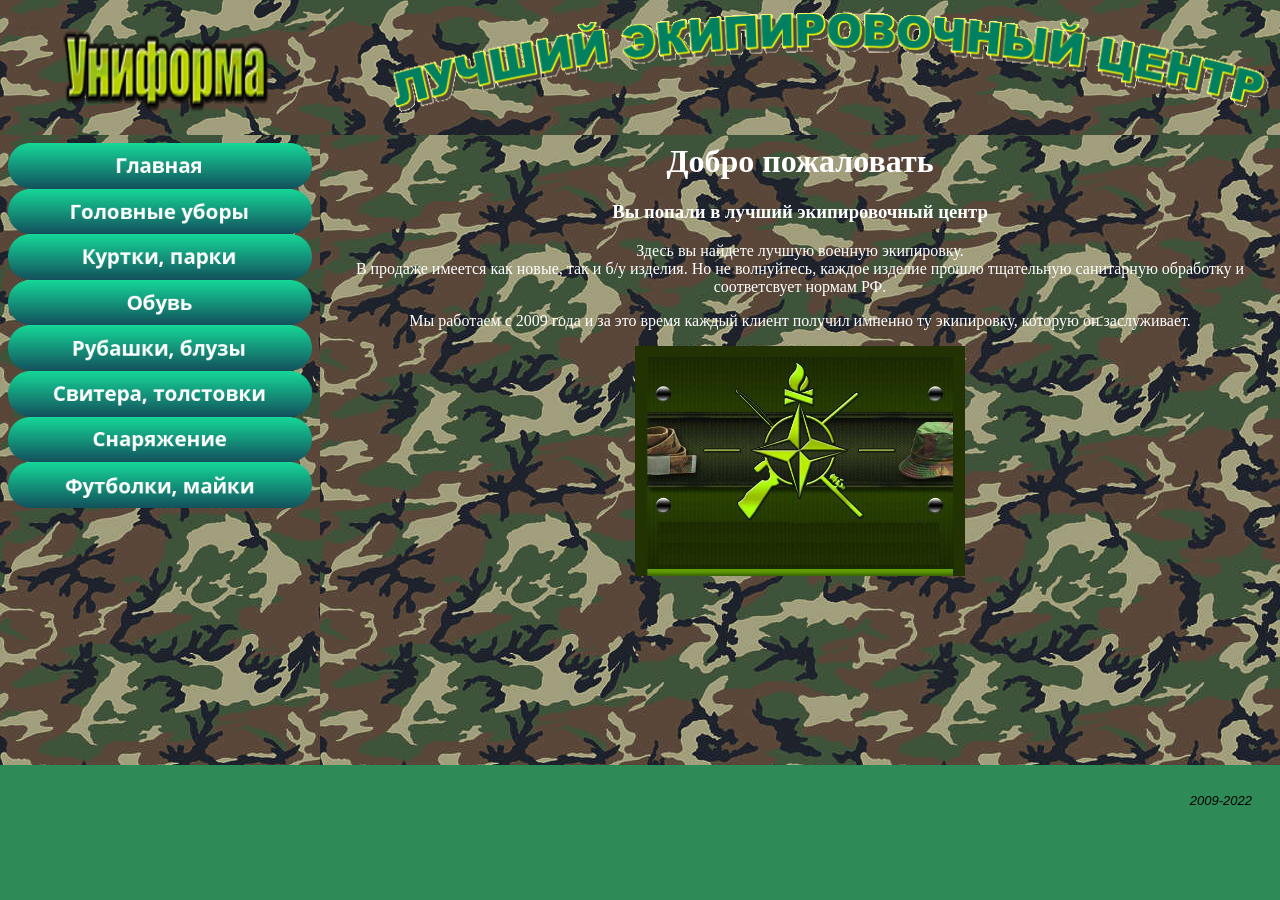
<file: srcs/requirements/bonus/website/tools/index.html>
<html>
    <head>
      <meta charset="UTF-8">
      <link href="style.css"  rel="stylesheet"  type="text/css"/>
      <title>NGINX_SITE</title>
    </head>
    <frameset rows="15%, 70%, 15%" frameborder="no">
        <frame src=top.html name=top scrolling="no" noresize>
        <frameset cols="25%, 75%">
          <frame src=menu.html name=menu noresize>
          <frame src=content_main.html name=content noresize>
        </frameset>
        <frame src=footer.html name=footer noresize>
    </frameset>
</html>
</file>
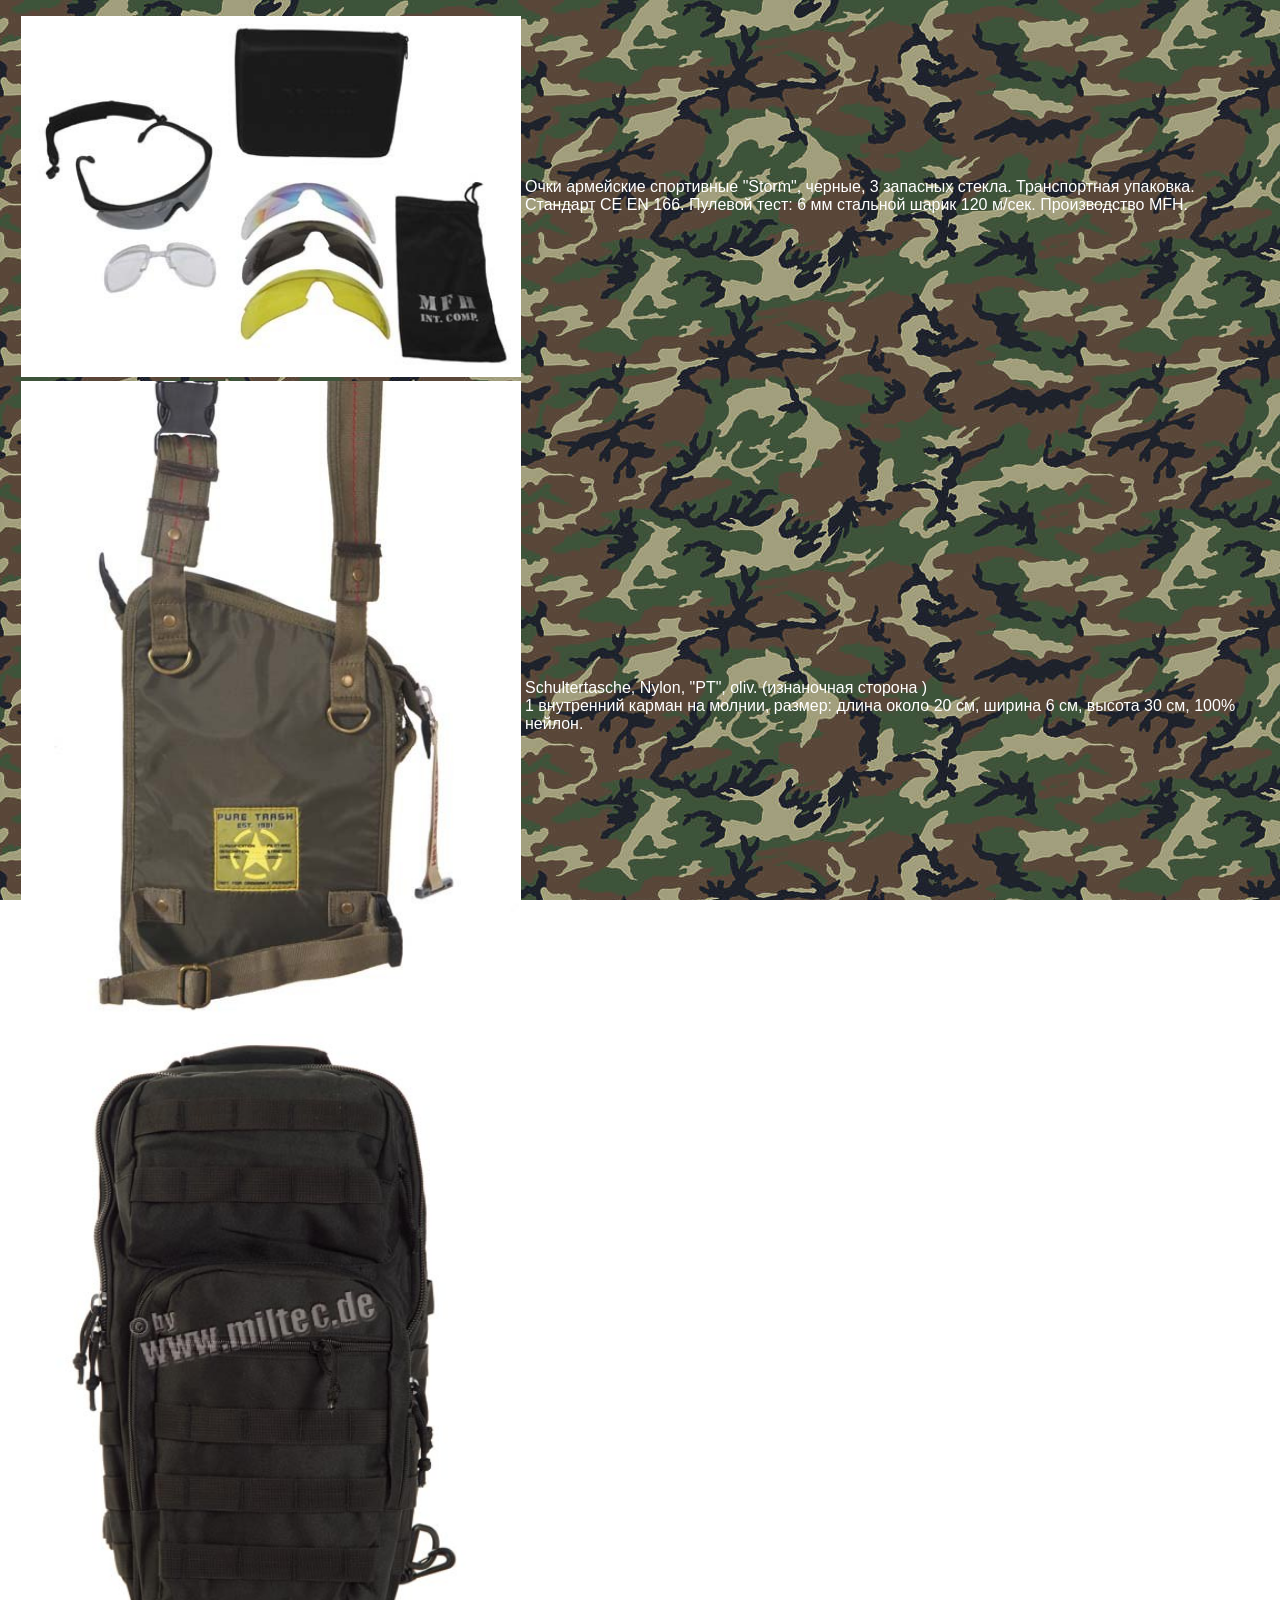
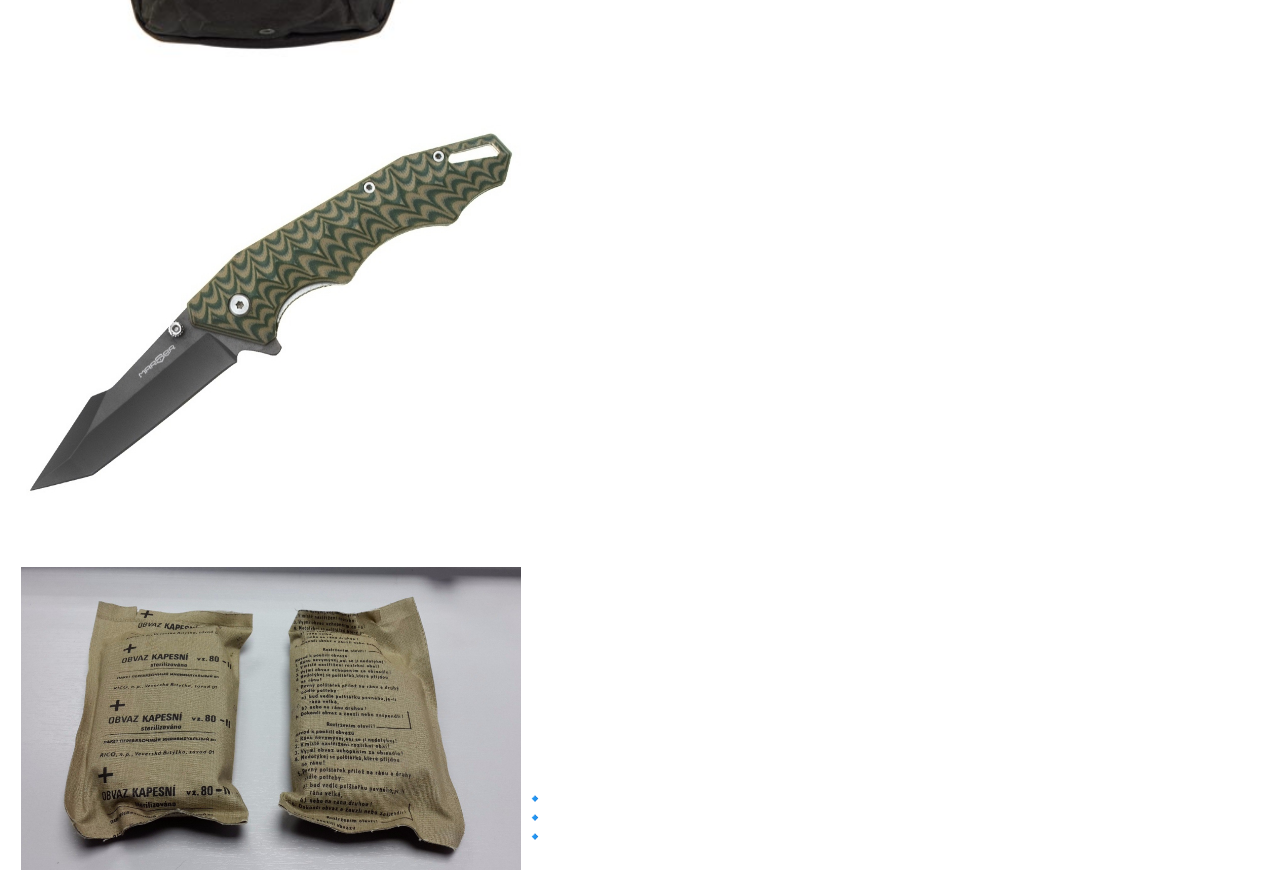
<file: srcs/requirements/bonus/website/tools/content_equipment.html>
<html>
    <head>
		<meta charset="UTF-8">
		<title>top</title>
		<link href="style.css"  rel="stylesheet"  type="text/css"/>
    </head>
    <body class="all">
        <table class="content">
            <tr>
				<td widht="500"> 
					<a href="https://vk.com/photo-41462691_307402534" target="_blank"><img src="images/content/equipment/equipment_1.jpg" class="content"></a>
				</td>
				<td>
					Очки армейские спортивные "Storm", черные, 3 запасных стекла. Транспортная упаковка. Стандарт CE EN 166. Пулевой тест: 6 мм стальной шарик 120 м/сек. Производство MFH.<br>
				</td>
            </tr>
            <tr>
				<td widht="500"> 
					<a href="https://vk.com/photo-41462691_312425786" target="_blank"><img src="images/content/equipment/equipment_2.jpg" class="content"></a>
				</td>
				<td>
					Schultertasche, Nylon, "PT", oliv. (изнаночная сторона )<br>

1 внутренний карман на молнии, размер: длина около 20 см, ширина 6 см, высота 30 см, 100% нейлон.<br>
				</td>
            </tr>
            <tr>
				<td widht="500"> 
					<a href="https://vk.com/photo-41462691_329203309" target="_blank"><img src="images/content/equipment/equipment_3.jpg" class="content"></a>
				</td>
				<td>
					Рюкзак "ONE STRAP ASSAULT PACK LG" (large), В чёрном цвете.<br>
Характеристики:<br>
100% полиэстер, габариты: 48 x 33 x 27 см.<br>
Вес: 1.100 гр. Литраж: около 30-35 литров.<br>
				</td>
            </tr>
            <tr>
				<td widht="500"> 
					<a href="https://vk.com/photo-41462691_457249201" target="_blank"><img src="images/content/equipment/equipment_4.jpg" class="content"></a>
				</td>
				<td>
					Нож Marser Ka-3 (Лот 734)<br>

Серия ножей #Marser Kämpfer ('Боец') - тактические ножи, готовые к использованию за считанные секунды, удобные практически для любого хвата, универсальные для множества задач.
Нож складного типа Marser Ka-3 выполнен в агрессивном стиле. Его клинок типа Tanto обладает размером 77 мм и оснащается фальшлезвием, которое дополняется рукоятью из стеклотекстолита G10 цвета хаки. Оригинальное исполнение рукоятки придает описываемой модели интересный вид и делает ее более комфортной в использовании.
Сталь, которая использована в клинке - 7Cr17MoV, характеризуется твердостью 57-59 HRC. Она не подвергается окислению, прекрасно затачивается и продолжительное время не затупляется. Нож в закрытом виде фиксируется специальным замком Liner Lock. Общая длина ножа - 193 мм.
<br>
Производитель: Marser<br>
Общая длина (мм): 193<br>
Длина клинка (мм): 77<br>
Длина рукояти (мм): 116<br>
Масса (г); 113<br>
Тип клинка: Modified Tanto<br>
Толщина обуха клинка (мм): 3.0<br>
Твердость клинка (HRC): 57-59<br>
Материал клинка: Сталь 7Cr17MoV<br>
Обработка или покрытие клинка: Титановое покрытие<br>
Замок: Liner Lock<br>
Материал рукояти ножа: G-10<br>
Тип режущей кромки: Гладкая<br>
Способ извлечения клинка: Вручную при помощи штифта у оси или плавника<br>
Клипса: есть<br>
Страна происхождения: Китай<br>
				</td>
            </tr>
            <tr>
				<td widht="500"> 
					<a href="https://vk.com/photo-41462691_457249956" target="_blank"><img src="images/content/equipment/equipment_5.jpg" class="content"></a>
				</td>
				<td>
					ИПП (индивидуальный перевязочный пакет) армии Чехословакии (Лот 009)<br>
Армейский контрактный оригинал, времен Варшавского договора.<br>
Предназначен для оказания первой медицинской помощи.<br>
<br>
Водонепроницаемая герметичная упаковка.<br>
Вскрывается по линии надрыва без использования инструментов.<br>
Состав: Зеленый бинт длиной 6 метров, 2 стерильных тампона, фиксирующая булавка.<br>
Один из тампонов жестко закреплен на бинте, второй свободно по нему перемещается для удобства наложения на любое ранение.<br>
Бинт защитного цвета, потому при необходимости возможно применять поверх одежды.<br>
<br>
🔹 Размер ИПП 10 х 15 см<br>
🔹 Вес в сборе 80 гр.<br>
🔹 Состояние: новые, складского хранения. <br>
				</td>
            </tr>
        </table>
    </body>
</html>
</file>
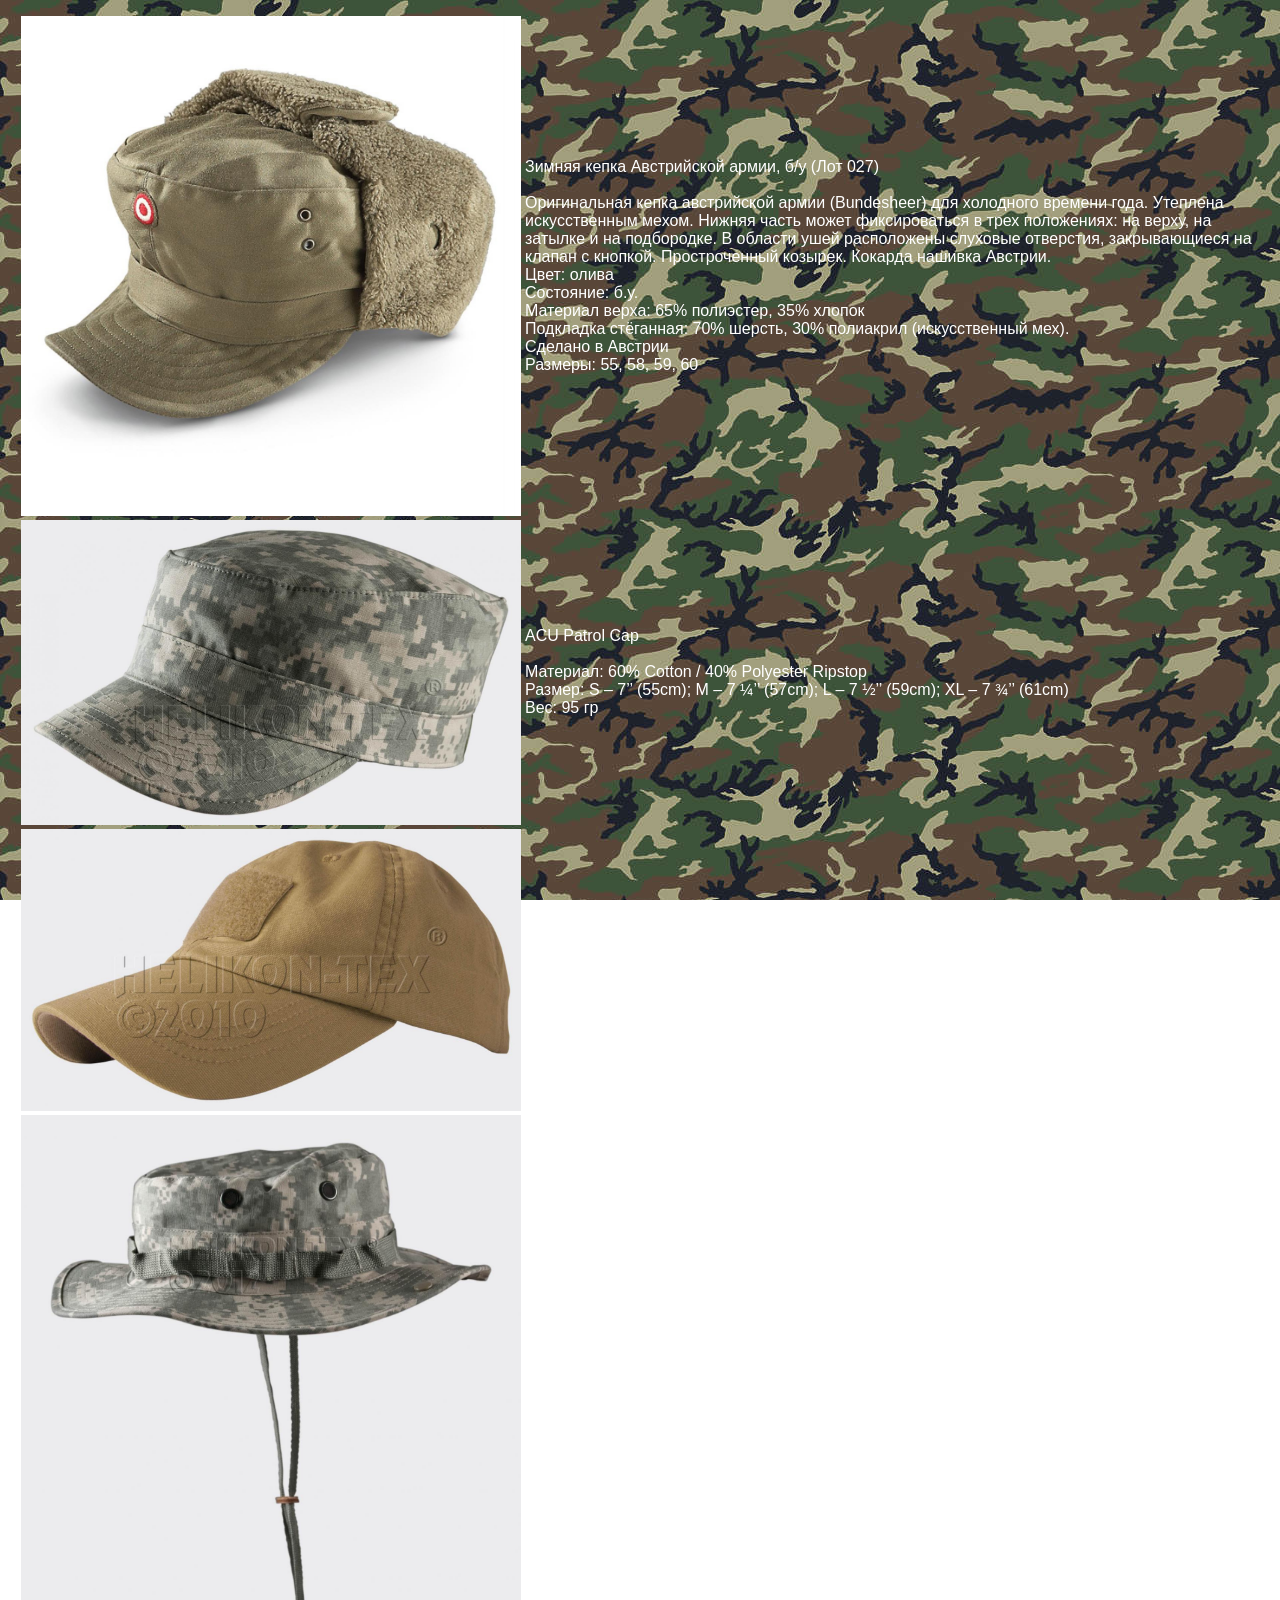
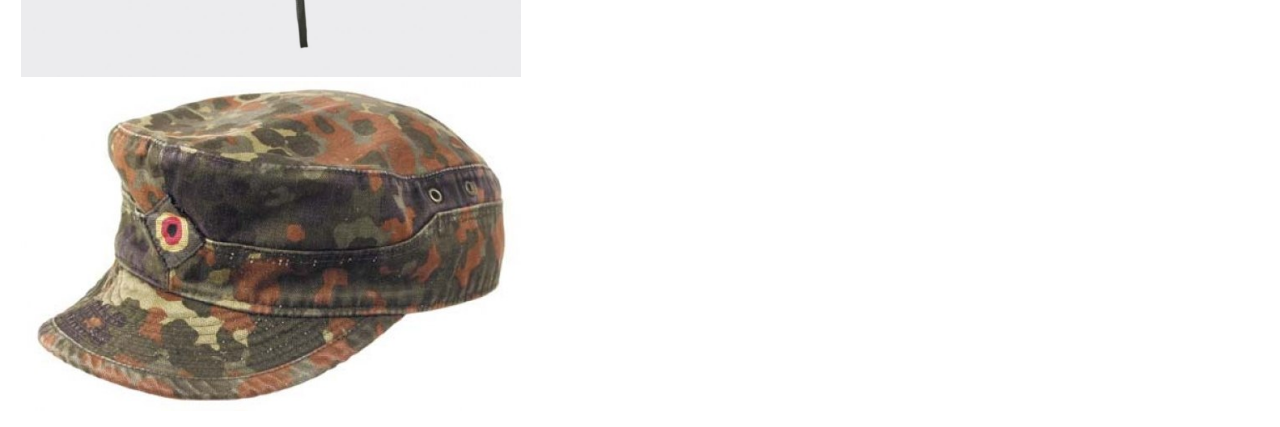
<file: srcs/requirements/bonus/website/tools/content_hat.html>
<html>
	<head>
		<link href="style.css"  rel="stylesheet"  type="text/css"/>
		<title>top</title>
	</head>
	<body class="all">
		<table class="content">
		<tr>
			<td widht="500"> 
				<a href="https://vk.com/photo-41462691_456247393" target="_blank"><img src="images/content/hat/hat_1.jpg" class="content"></a>
			</td>
			<td>
				Зимняя кепка Австрийской армии, б/у (Лот 027)<br><br>

Оригинальная кепка австрийской армии (Bundesheer) для холодного времени года. Утеплена искусственным мехом. Нижняя часть может фиксироваться в трех положениях: на верху, на затылке и на подбородке. В области ушей расположены слуховые отверстия, закрывающиеся на клапан с кнопкой. Простроченный козырек. Кокарда нашивка Австрии. <br>
Цвет: олива<br>
Состояние: б.у.<br>
Материал верха: 65% полиэстер, 35% хлопок<br>
Подкладка стёганная: 70% шерсть, 30% полиакрил (искусственный мех).<br>
Сделано в Австрии<br>
Размеры: 55, 58, 59, 60<br>
			</td>
		</tr>
		<tr>
			<td widht="500">
				<a href="https://vk.com/photo-41462691_311872555" target="_blank"><img src="images/content/hat/hat_2.jpg" class="content"></a>
			</td>
			<td>
				ACU Patrol Cap<br><br>
Материал: 60% Cotton / 40% Polyester Ripstop<br>
Размер: S – 7’’ (55cm); M – 7 ¼’’ (57cm); L – 7 ½’’ (59cm); XL – 7 ¾’’ (61cm)<br>
Вес: 95 гр<br>
			</td>
		</tr>
	</tr>
	<tr>
		<td widht="500">
			<a href="https://vk.com/photo-41462691_311870001" target="_blank"><img src="images/content/hat/hat_3.jpg" class="content"></a>
		</td>
		<td>
			Tactical Baseball Cap <br><br>
Материал: 100% Cotton <br>
Размер: один<br>
Вес: 80 гр<br>
Дополнительная информация:  имеет три "липы",на лбу,затылке и темени + липа на застежке,как с внутренней,так и с лицевой стороны.<br>
		</td>
	</tr>
	<tr>
		<td widht="500">
			<a href="https://vk.com/album-41462691_181737716" target="_blank"><img src="images/content/hat/hat_4.jpg" class="content"></a>
		</td>
		<td>
			Bonnie Hat<br><br>
Материал: 60% Cotton / 40% Polyester Ripstop<br>
Размер: S – 7’’ (55cm); M – 7 ¼’’ (57cm); L – 7 ½’’ (59cm); XL – 7 ¾’’ (61cm) <br>
Вес: 145 гр<br>
		</td>
	</tr>
	</tr>
	<tr>
		<td widht="500">
			<a href="https://vk.com/photo-41462691_288251787" target="_blank"><img src="images/content/hat/hat_5.jpg" class="content"></a>
		</td>
		<td>
			Кепка BW<br><br>
			козырек, зеленый горошек, легкая бейсболка, эмблема (б/у)<br>
		</td>
	</tr>
		</table>
	</body>
</html>
</file>
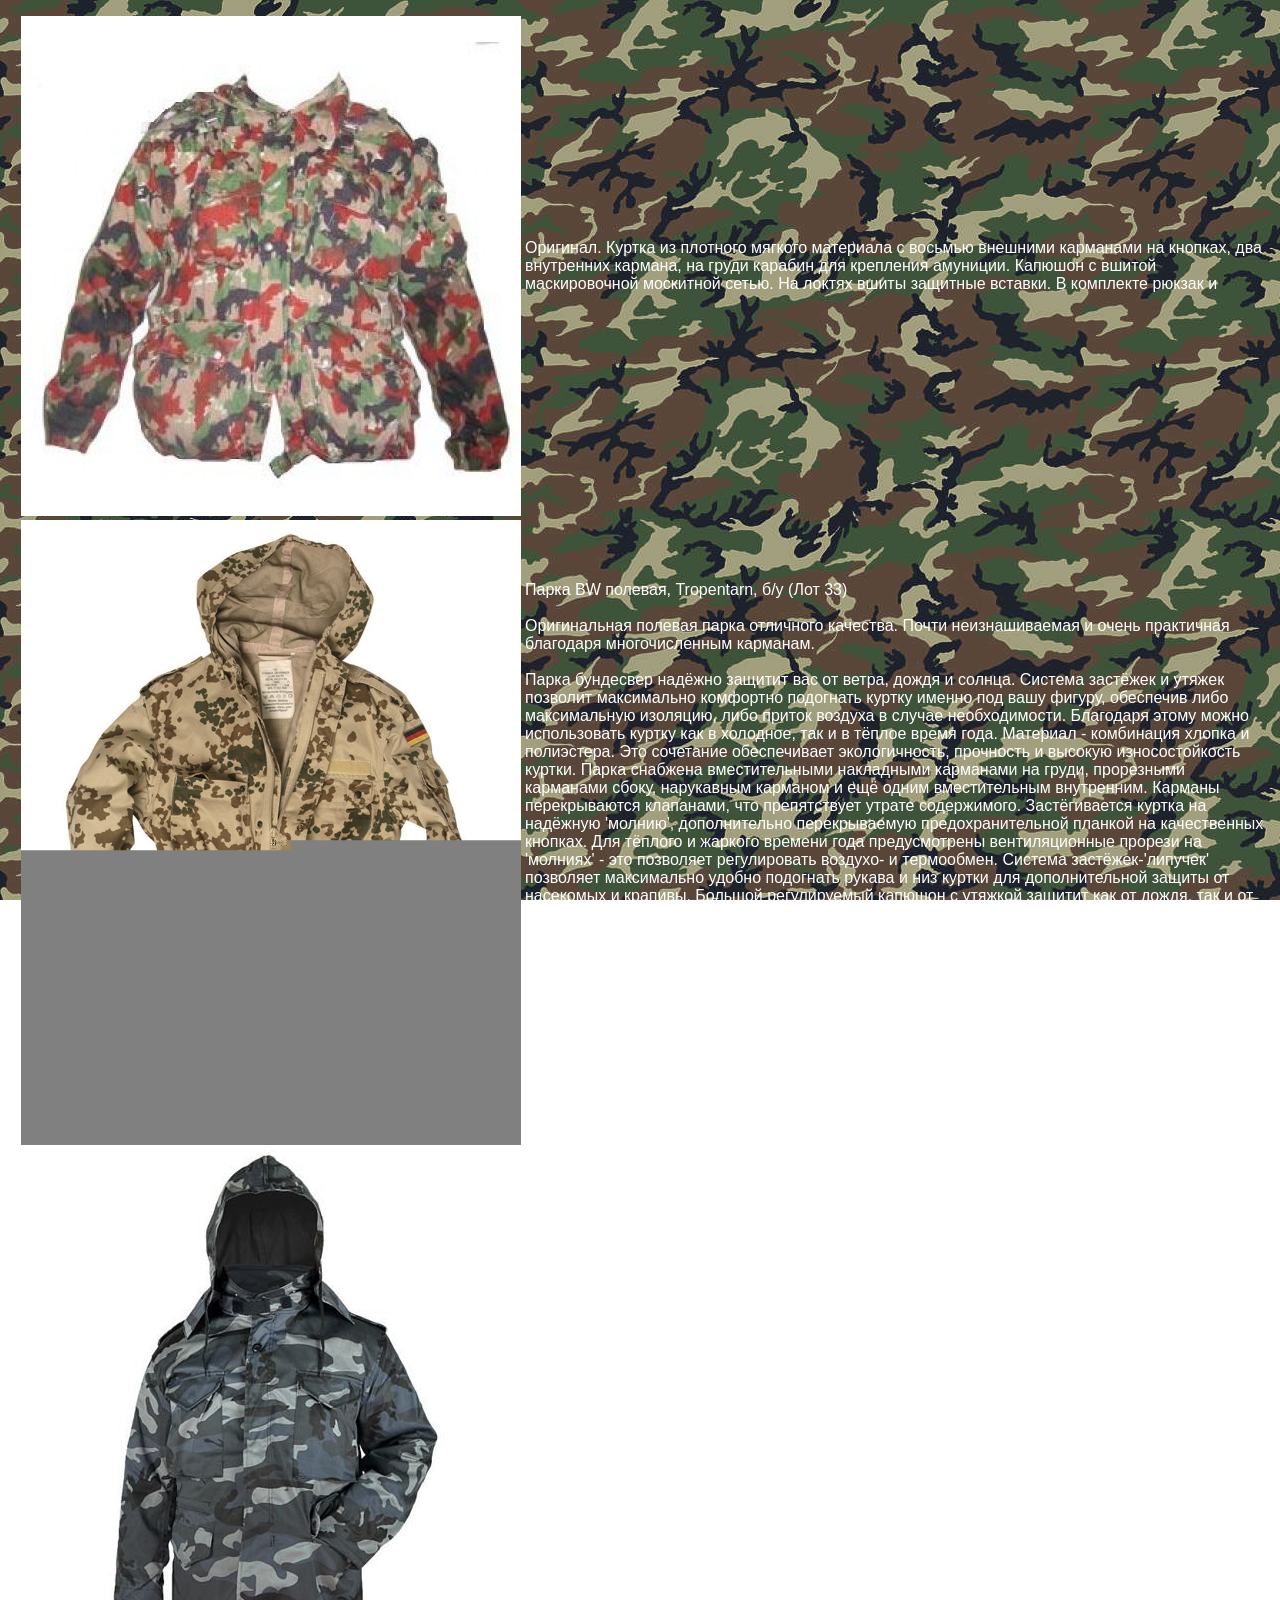
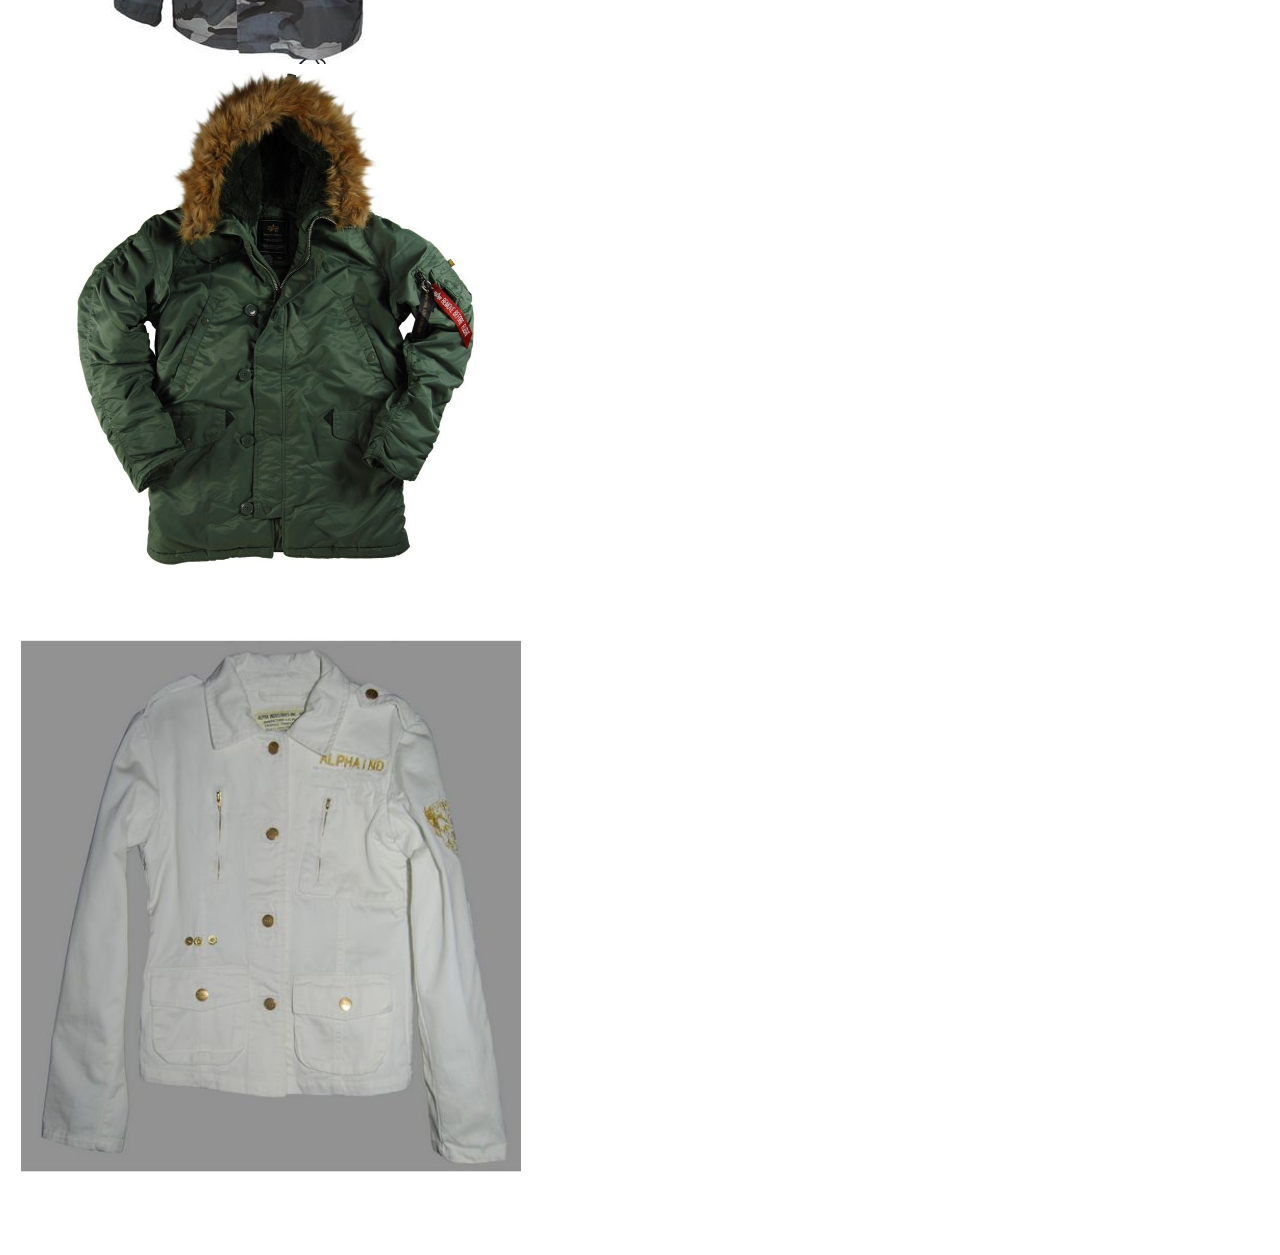
<file: srcs/requirements/bonus/website/tools/content_jacket.html>
<html>
	<head>
		<meta charset="UTF-8">
		<link href="style.css"  rel="stylesheet"  type="text/css"/>
		<title>top</title>
	</head>
	<body class="all">
		<table class="content">
			<tr>
				<td widht="500"> 
					<a href="https://vk.com/photo-41462691_305075362" target="_blank"><img src="images/content/jacket/jacket_1.jpg" class="content"></a>
				</td>
				<td>
					Оригинал. Куртка из плотного мягкого материала с восьмью внешними карманами на кнопках, два внутренних кармана, на груди карабин для крепления амуниции. Капюшон с вшитой маскировочной москитной сетью. На локтях вшиты защитные вставки. В комплекте рюкзак и<br>
				</td>
			</tr>
			<tr>
				<td widht="500"> 
					<a href="https://vk.com/photo-41462691_456246730" target="_blank"><img src="images/content/jacket/jacket_2.jpg" class="content"></a>
				</td>
				<td>
					Парка BW полевая, Tropentarn, б/у (Лот 33)<br><br>
Оригинальная полевая парка отличного качества. Почти неизнашиваемая и очень практичная благодаря многочисленным карманам.<br><br>
Парка бундесвер надёжно защитит вас от ветра, дождя и солнца. Система застёжек и утяжек позволит максимально комфортно подогнать куртку именно под вашу фигуру, обеспечив либо максимальную изоляцию, либо приток воздуха в случае необходимости. Благодаря этому можно использовать куртку как в холодное, так и в тёплое время года. 
Материал - комбинация хлопка и полиэстера. Это сочетание обеспечивает экологичность, прочность и высокую износостойкость куртки. 
Парка снабжена вместительными накладными карманами на груди, прорезными карманами сбоку, нарукавным карманом и ещё одним вместительным внутренним. Карманы перекрываются клапанами, что препятствует утрате содержимого. 
Застёгивается куртка на надёжную 'молнию', дополнительно перекрываемую предохранительной планкой на качественных кнопках. Для тёплого и жаркого времени года предусмотрены вентиляционные прорези на 'молниях' - это позволяет регулировать воздухо- и термообмен. 
Система застёжек-'липучек' позволяет максимально удобно подогнать рукава и низ куртки для дополнительной защиты от насекомых и крапивы. Большой регулируемый капюшон с утяжкой защитит как от дождя, так и от солнца. 
<br><br>
Характеристики:<br>
- большой несъемный капюшон на утяжке,<br>
- передняя молния с ветрозащитным клапаном на пуговицах,<br>
- 2 нагрудных кармана на пуговицах,<br>
- 2 прорезных кармана,<br>
- утяжка по линии талии,<br>
- регулируемые манжеты рукавов на липучке,<br>
- верхний материал: 80% хлопок, 20% полиэстер.<br>
				</td>
			</tr>
			<tr>
				<td widht="500"> 
					<a href="https://vk.com/photo-41462691_456248358" target="_blank"><img src="images/content/jacket/jacket_3.jpg" class="content"></a>
				</td>
				<td>
					Куртка Mil-Tec M-65 Dark Camo (Лот 1000)<br><br>

Функциональная повседневная куртка выполнена по образцу легендарной полевой куртки М-65 армии США, производство которой началось еще в 50-ые годы. Благодаря продуманному и удобному покрою эта модель прекрасно себя зарекомендовала и пользуется огромной популярностью во всем мире.<br>
Конструкция куртки очень проста:<br>
- воротник-стойка со скрытым внутри капюшоном,<br>
- съемная утепляющая подстежка крепится с помощью пуговиц.<br>
- 4 больших кармана: два нагрудных накладных и два нижних прорезных,<br>
- в области талии и снизу куртка регулируется с помощью утяжки,<br>
- передняя молния с ветрозащитным клапаном,<br>
- погоны на плечах,<br>
- регулируемые манжеты рукавов на липучках,<br>
- верхний материал: 65% полиэстер, 35% хлопок,<br>
- внутренний материал: 100% хлопок,<br>
- подкладка: 100% полиэстер,<br>
- утеплитель: 100% полиэстер.<br><br>
Вес: 1.75 kg<br>
Производитель: Mil-Tec<br>
Состояние: Новая<br>
Цвет: dark camo<br>
				</td>
			</tr>
			<tr>
				<td widht="500"> 
					<a href="https://vk.com/photo-41462691_306492200" target="_blank"><img src="images/content/jacket/jacket_4.jpg" class="content"></a>
				</td>
				<td>
					Парка Alpha Ind. N-3B, Sage Green<br>
				</td>
			</tr>
			<tr>
				<td widht="500"> 
					<a href="https://vk.com/album-41462691_181380386" target="_blank"><img src="images/content/jacket/jacket_5.jpg" class="content"></a>
				</td>
				<td>
					Ветровка Alpha Industries женская Women's Cox (Лот 31)<br><br>
Ветровка женская, короткая. Имеет два накладных и два прорезных на молниях кармана, апликация и вышивка "золотыми" нитками.<br>
Тип застежки: пуговицы.<br>
Материал: 100%-Хлопок.<br>
Производитель: Alpha industries (USA)<br>
Цвет: белый<br>
				</td>
			</tr>
		</table>
	</body>
</html>
</file>
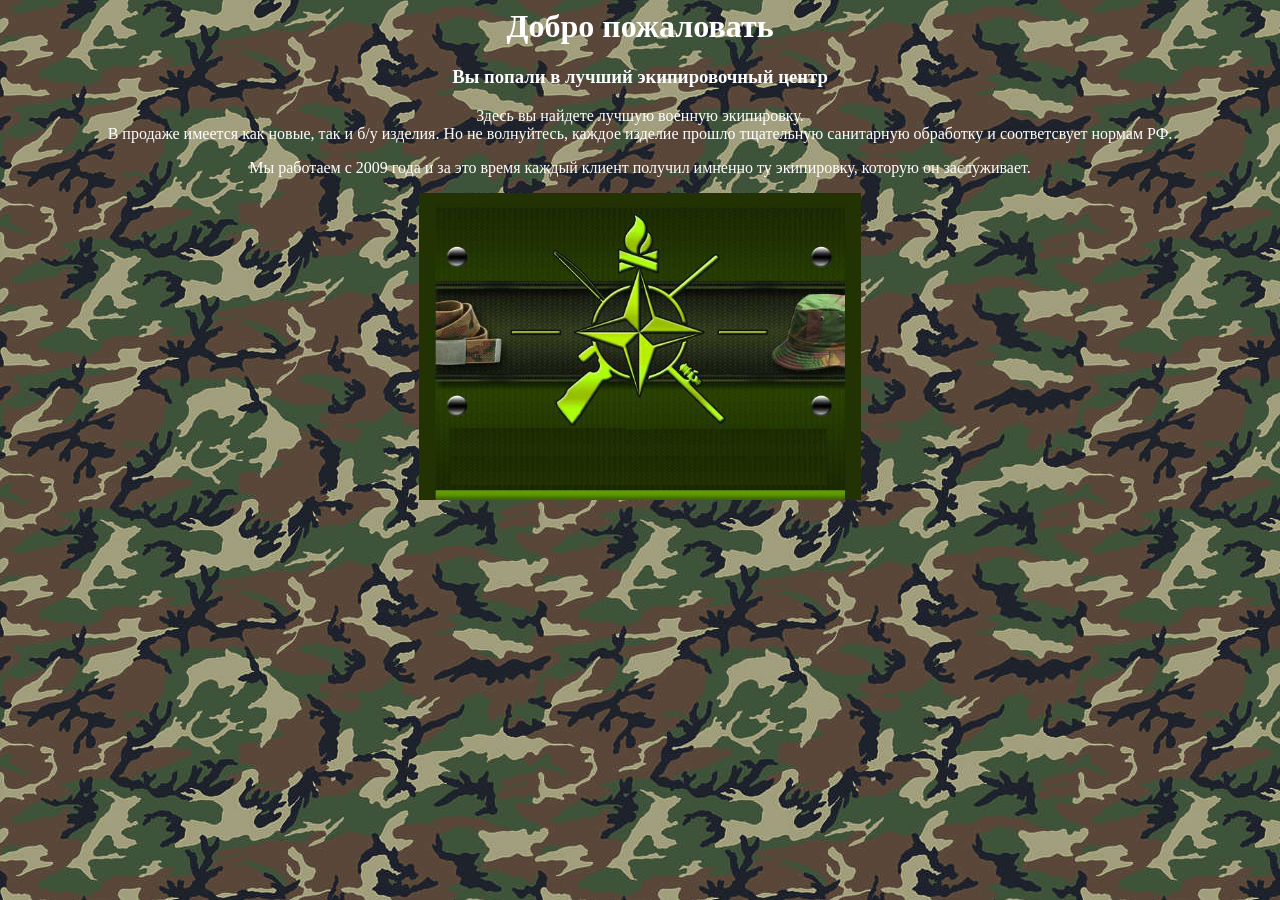
<file: srcs/requirements/bonus/website/tools/content_main.html>
<html>
	<head>
		<meta charset="UTF-8">
		<link href="style.css"  rel="stylesheet"  type="text/css"/>
		<title>top</title>
	</head>
	<body class="all">
		<p align="center">
			<h1 align="center">Добро пожаловать</h1>
			<h3 align="center">Вы попали в лучший экипировочный центр</h3>
		</p>
		<p align="center">
			Здесь вы найдете лучшую военную экипировку.<br> В продаже имеется как новые, так и б/у изделия. Но не волнуйтесь, каждое изделие прошло тщательную санитарную обработку и соответсвует нормам РФ.<br>
		</p>
		<p align="center">
			Мы работаем с 2009 года и за это время каждый клиент получил имненно ту экипировку, которую он заслуживает.
		</p>
		<p align="center">
			<img src="images/uniform.jpg" width="35%">
		</p>
	</body>
</html>
</file>
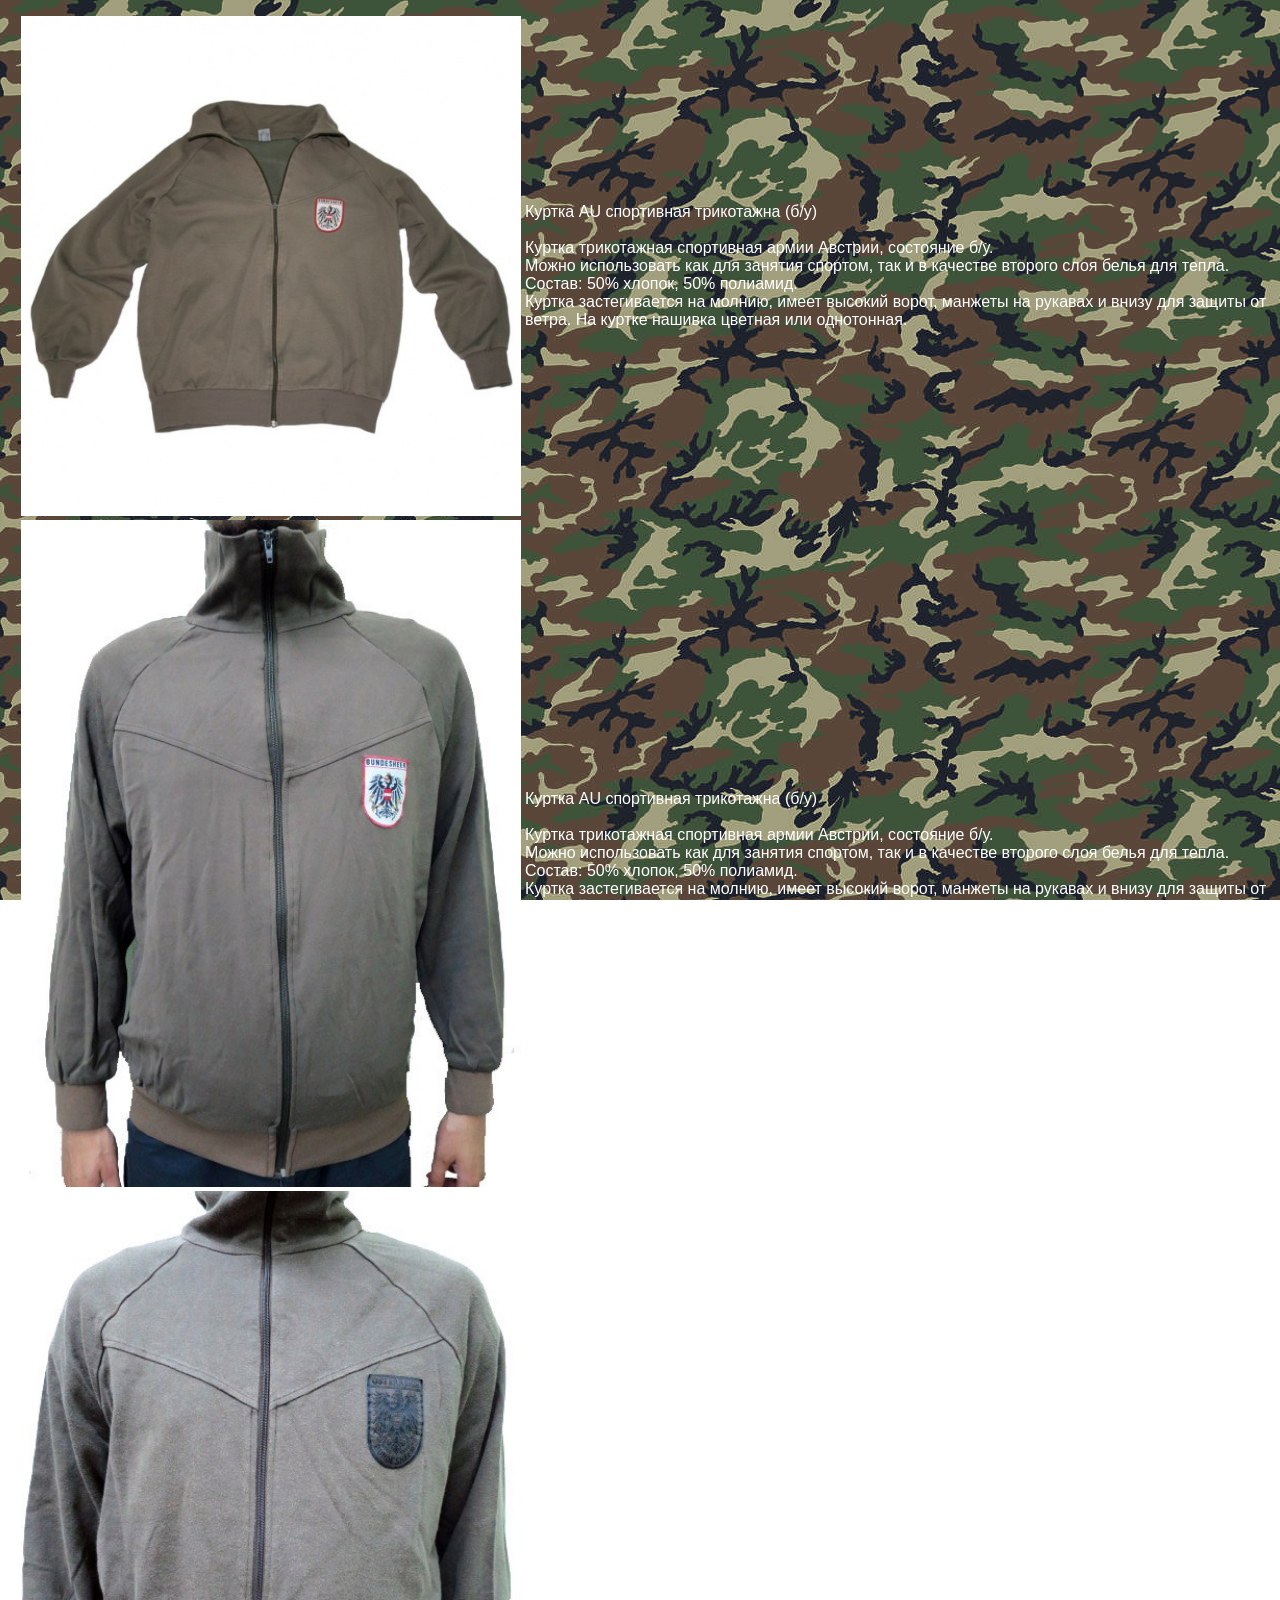
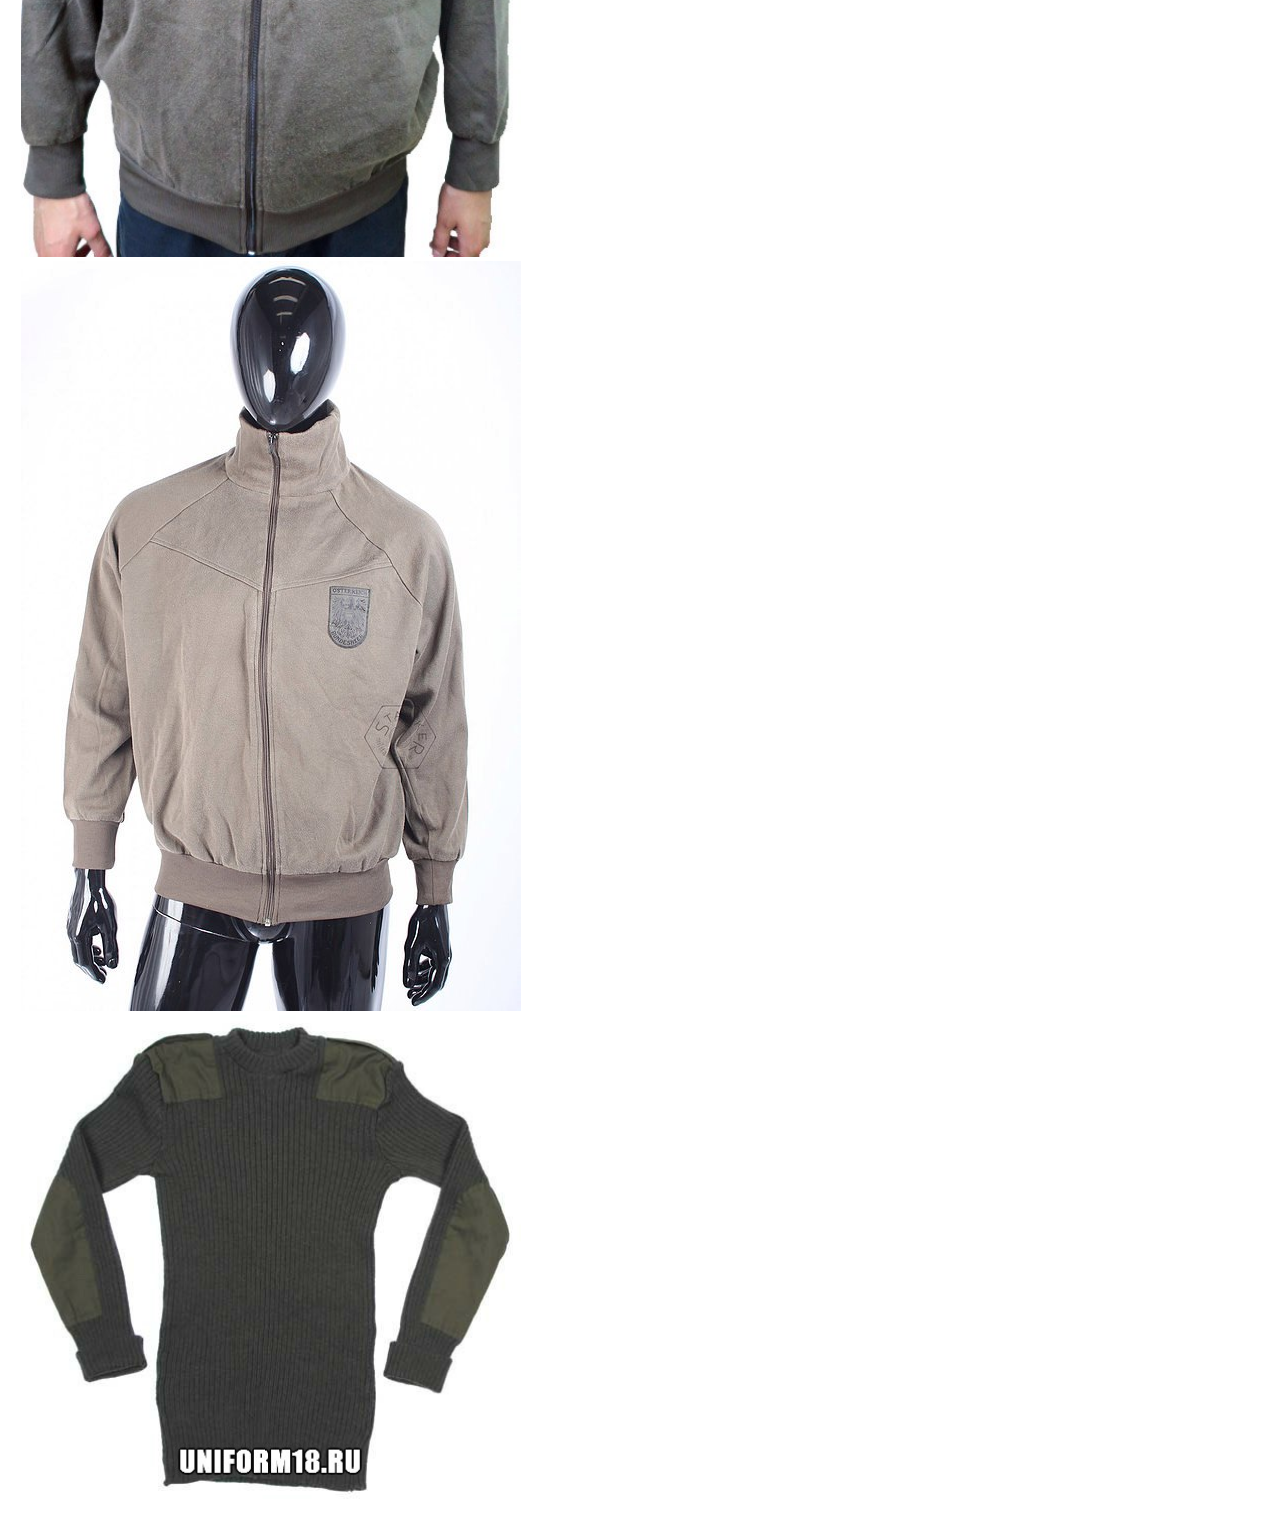
<file: srcs/requirements/bonus/website/tools/content_pullover.html>
<html>
    <head>
		<meta charset="UTF-8">
		<link href="style.css"  rel="stylesheet"  type="text/css"/>
        <title>top</title>
    </head>
    <body class="all">
        <table class="content">
            <tr>
				<td widht="500"> 
					<a href="https://vk.com/photo-41462691_456241481" target="_blank"><img src="images/content/pullover/pullover_1.jpg" class="content"></a>
				</td>
				<td>
					Куртка AU спортивная трикотажна (б/у)<br>
                    <br>
Куртка трикотажная спортивная армии Австрии, состояние б/у.<br>
Можно использовать как для занятия спортом, так и в качестве второго слоя белья для тепла.<br>
Состав: 50% хлопок, 50% полиамид.<br>
Куртка застегивается на молнию, имеет высокий ворот, манжеты на рукавах и внизу для защиты от ветра. На куртке нашивка цветная или однотонная.<br>
				</td>
            </tr>
            <tr>
				<td widht="500"> 
					<a href="https://vk.com/photo-41462691_456241483" target="_blank"><img src="images/content/pullover/pullover_2.jpg" class="content"></a>
				</td>
				<td>
					Куртка AU спортивная трикотажна (б/у)<br>
                    <br>
Куртка трикотажная спортивная армии Австрии, состояние б/у.<br>
Можно использовать как для занятия спортом, так и в качестве второго слоя белья для тепла.<br>
Состав: 50% хлопок, 50% полиамид.<br>
Куртка застегивается на молнию, имеет высокий ворот, манжеты на рукавах и внизу для защиты от ветра. На куртке нашивка цветная или однотонная.<br>
				</td>
            </tr>
            <tr>
				<td widht="500"> 
					<a href="https://vk.com/photo-41462691_456241484" target="_blank"><img src="images/content/pullover/pullover_3.jpg" class="content"></a>
				</td>
				<td>
					Куртка AU спортивная трикотажна (б/у)<br>
                    <br>
Куртка трикотажная спортивная армии Австрии, состояние б/у.<br>
Можно использовать как для занятия спортом, так и в качестве второго слоя белья для тепла.<br>
Состав: 50% хлопок, 50% полиамид.<br>
Куртка застегивается на молнию, имеет высокий ворот, манжеты на рукавах и внизу для защиты от ветра. На куртке нашивка цветная или однотонная.<br>
				</td>
            </tr>
            <tr>
				<td widht="500"> 
					<a href="https://vk.com/photo-41462691_456241486" target="_blank"><img src="images/content/pullover/pullover_4.jpg" class="content"></a>
				</td>
				<td>
					Куртка AU спортивная трикотажна (б/у)<br>
                    <br>
Куртка трикотажная спортивная армии Австрии, состояние б/у.<br>
Можно использовать как для занятия спортом, так и в качестве второго слоя белья для тепла.<br>
Состав: 50% хлопок, 50% полиамид.<br>
Куртка застегивается на молнию, имеет высокий ворот, манжеты на рукавах и внизу для защиты от ветра. На куртке нашивка цветная или однотонная.<br>
				</td>
            </tr>
            <tr>
				<td widht="500"> 
					<a href="https://vk.com/album-41462691_186371897" target="_blank"><img src="images/content/pullover/pullover_5.jpg" class="content"></a>
				</td>
				<td>
					Свитер GB<br> олива или синий, шерсть с нашивками, шерсть.<br>
				</td>
			</tr>
        </table>
    </body>
</html>
</file>
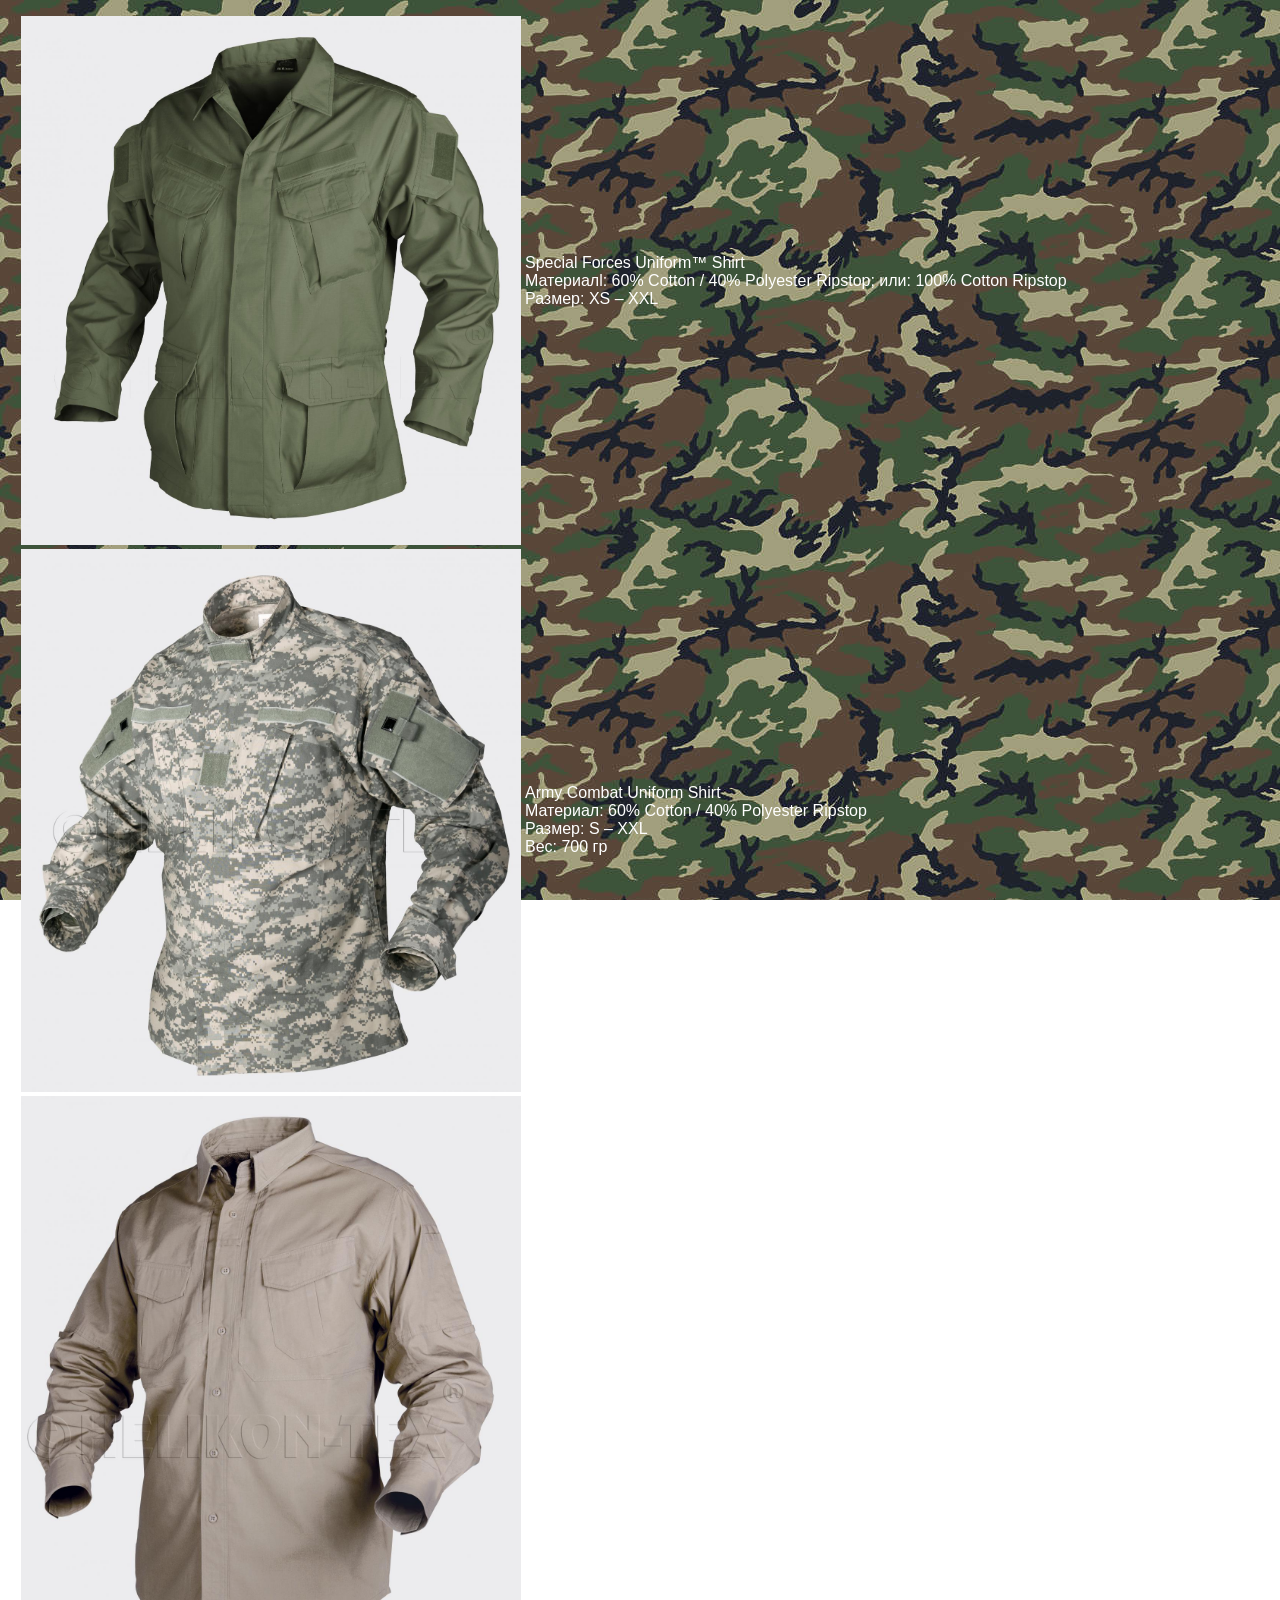
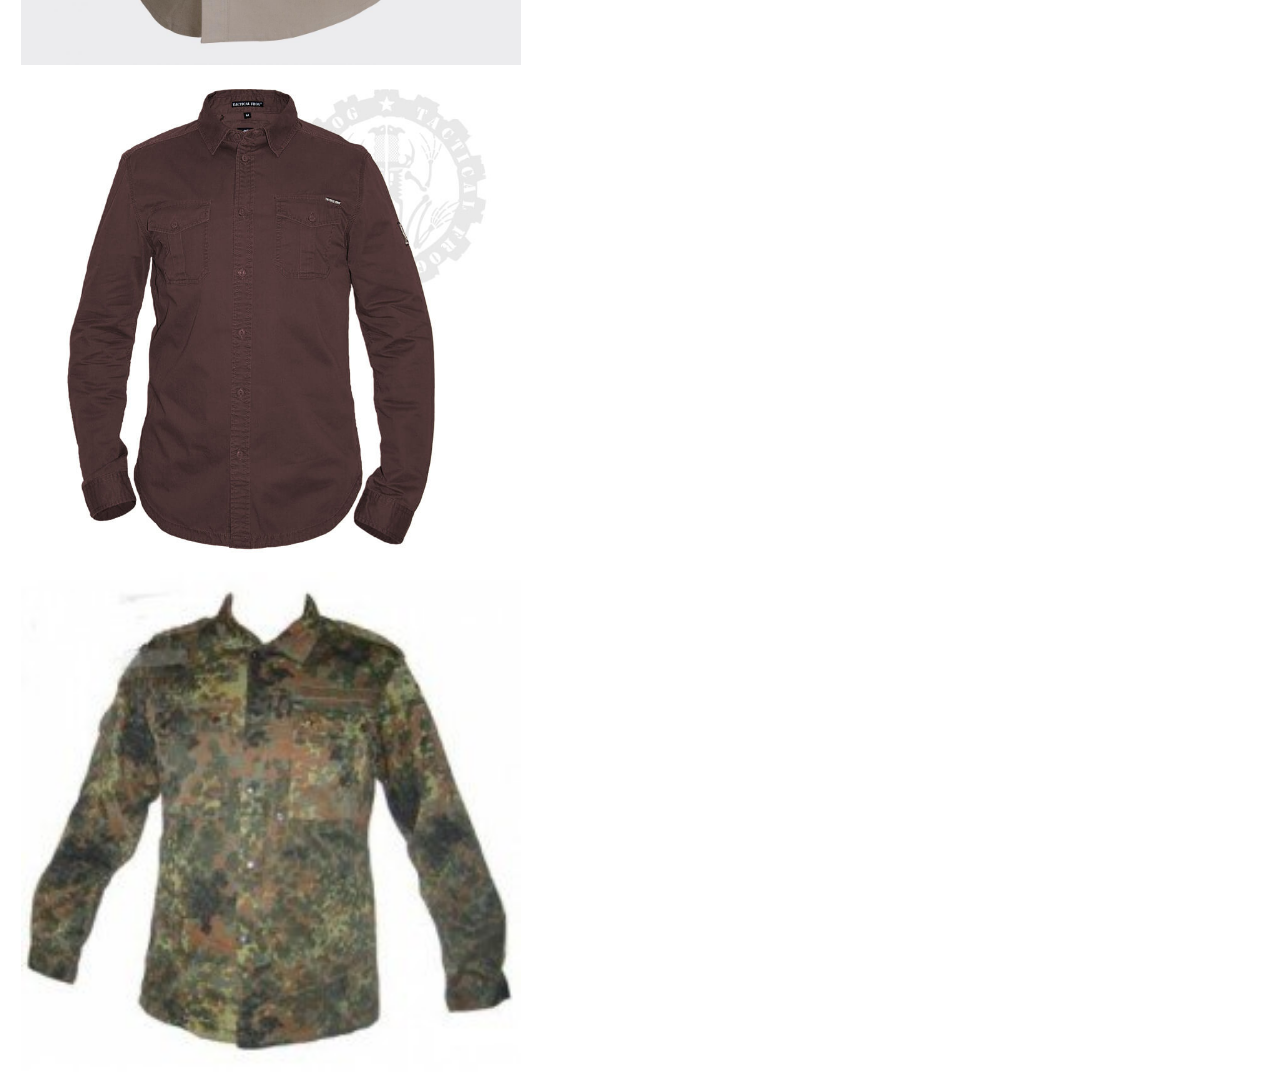
<file: srcs/requirements/bonus/website/tools/content_shirt.html>
<html>
	<head>
		<meta charset="UTF-8">
		<link href="style.css"  rel="stylesheet"  type="text/css"/>
		<title>top</title>
	</head>
	<body class="all">
		<table class="content">
			<tr>
				<td widht="500"> 
					<a href="https://vk.com/photo-41462691_311899939" target="_blank"><img src="images/content/shirt/shirt_2.jpg" class="content"></a>
				</td>
				<td>
					Special Forces Uniform™ Shirt<br>
Материалl: 60% Cotton / 40% Polyester Ripstop; или: 100% Cotton Ripstop<br>
Размер: XS – XXL<br>
				</td>
			</tr>
		</tr>
		<tr>
			<td widht="500"> 
				<a href="https://vk.com/photo-41462691_311903891" target="_blank"><img src="images/content/shirt/shirt_3.jpg" class="content"></a>
			</td>
			<td>
				Army Combat Uniform Shirt<br>
Материал: 60% Cotton / 40% Polyester Ripstop<br>
Размер: S – XXL<br>
Вес: 700 гр<br>
			</td>
		</tr>
		<tr>
			<td widht="500"> 
				<a href="https://vk.com/photo-41462691_311901546" target="_blank"><img src="images/content/shirt/shirt_4.jpg" class="content"></a>
			</td>
			<td>
				Defender Long Sleeve Shirt<br>
Материал: 100% Cotton (Canvas), 170g/m2<br>
Размер: S-XXL<br>
Вес: 550 гр<br>
			</td>
		</tr>
		<tr>
			<td widht="500"> 
				<a href="https://vk.com/photo-41462691_456239779" target="_blank"><img src="images/content/shirt/shirt_5.jpg" class="content"></a>
			</td>
			<td>
				Рубашка Tactical Frog «TF Military» Jam<br>
				<br>
Рубашка в винтажном стиле полуприлегающего кроя. В дизайне много деталей, которые создают цельный образ в стиле милитари: нашивки, печать на ткани, на груди два накладных кармана с клапанами. Можно носить навыпуск. В одежде из легкого стиранного 100 % хлопка вы будете ощущать себя комфортно и зимой, и летом.
<br><br>
Конструктивные особенности:<br>
<br>
Вид застежки: пуговицы.<br>
Тип карманов: накладные с клапанами.<br>
Воротник: отложной.<br>
Тип рукава: втачной.<br>
Цельная кокетка.<br>
Длина рукава: длинные.<br>
Подгиб подола: 2 см.<br>
<br>
Размеры: M, L, XL, XXL,3XL<br>
			</td>
		</tr>
		<tr>
			<td widht="500"> 
				<a href="https://vk.com/photo-41462691_285653970" target="_blank"><img src="images/content/shirt/shirt_1.jpg" class="content"></a>
			</td>
			<td>
				Блуза легкая Бундесвер.<br> Застежки - кнопки. Имеет два нагрудных кармана и карман на левом плече.<br> Манжеты на липах. Продается отдельно или в комплекте с брюками.
<br>
Материал: хлопок 65 %, полиэстер 35 %.<br>
			</td>
		</tr>
		</table>
	</body>
</html>
</file>
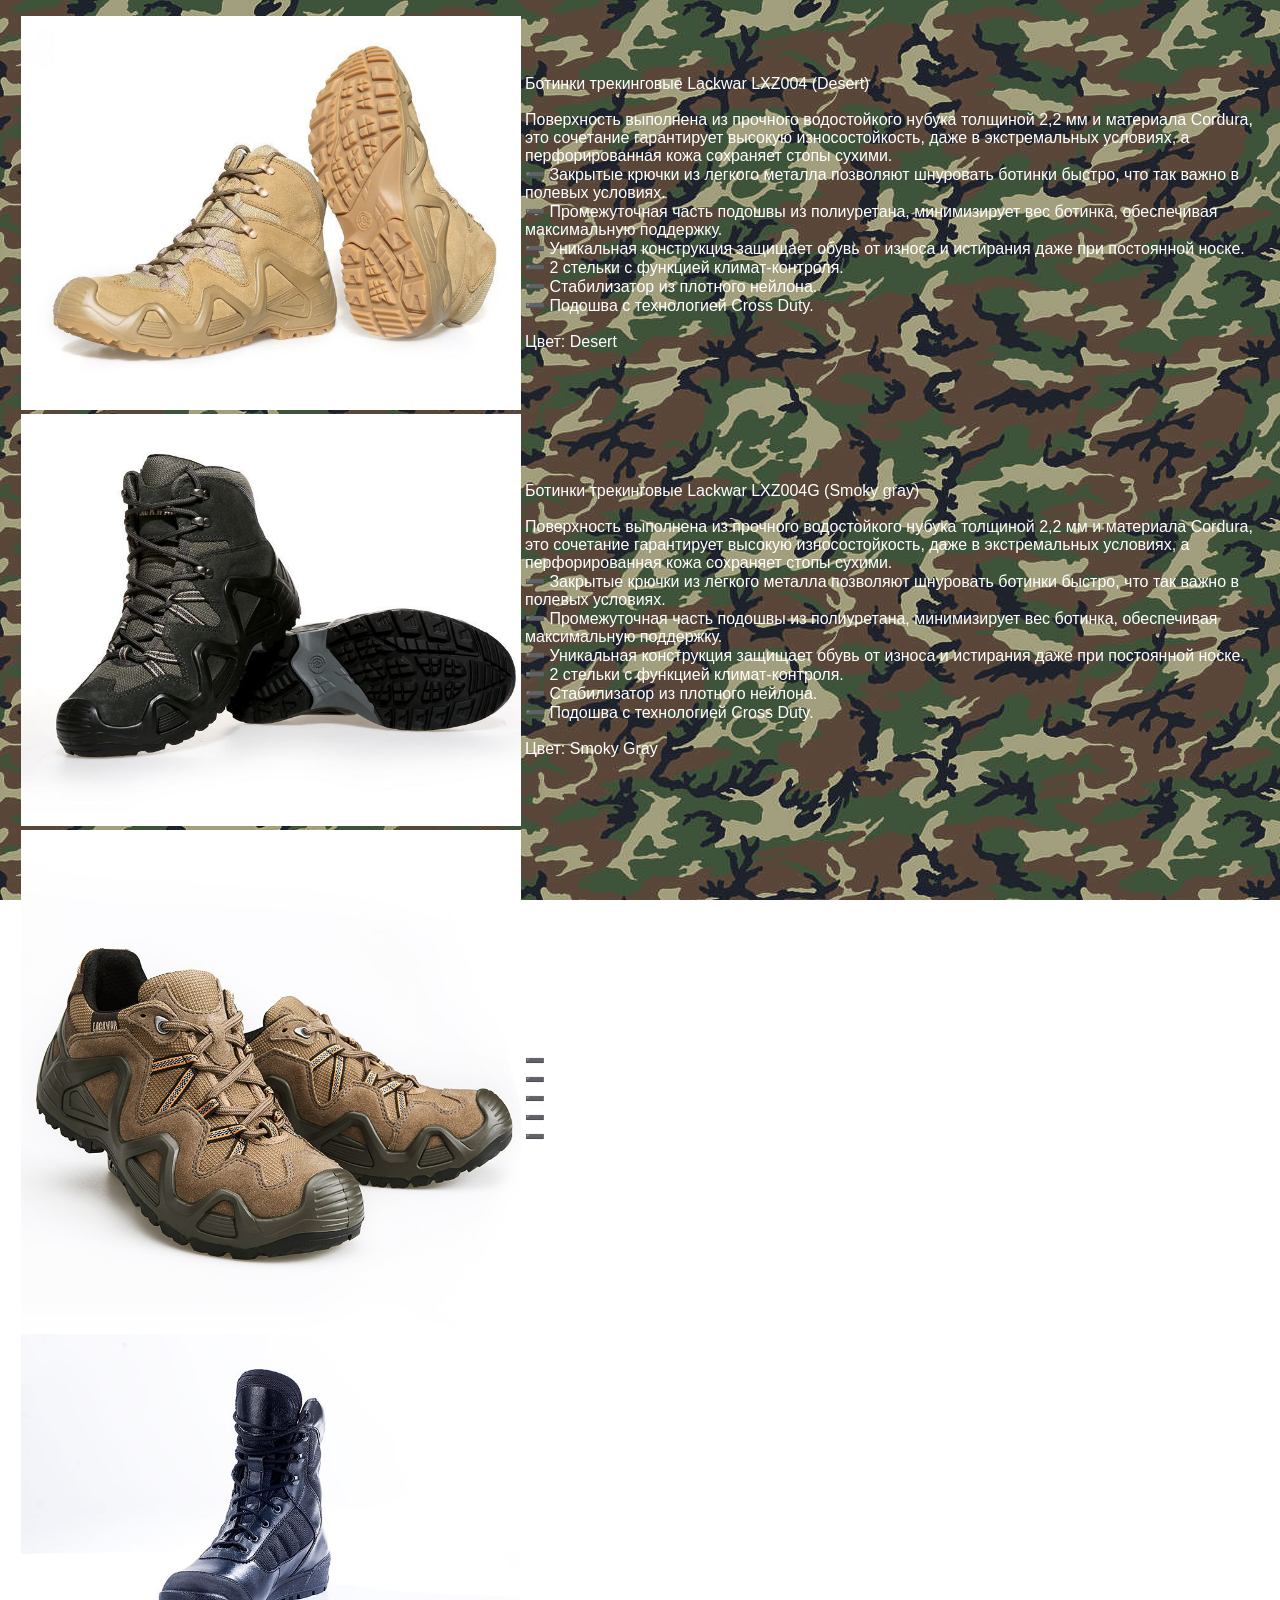
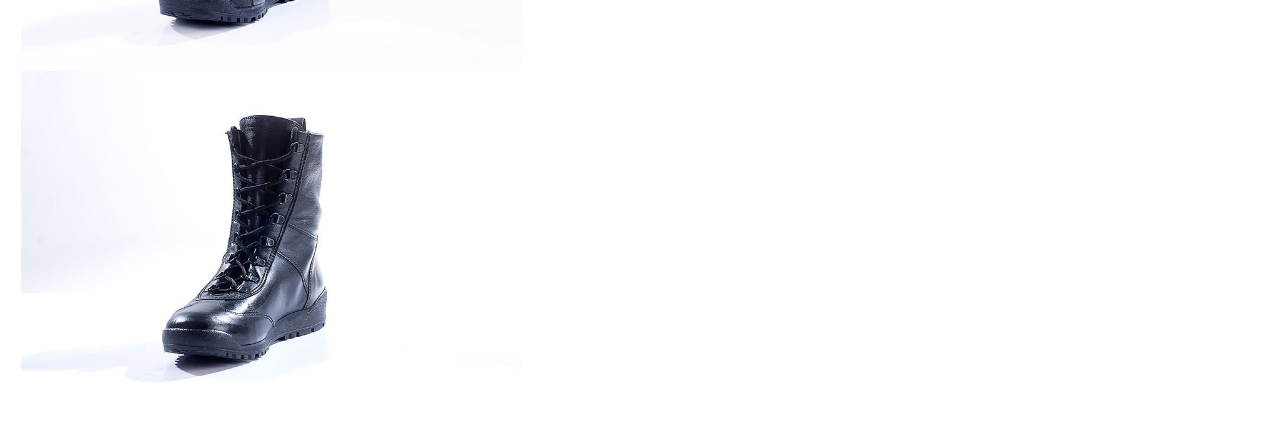
<file: srcs/requirements/bonus/website/tools/content_shoes.html>
<html>
    <head>
		<meta charset="UTF-8">
		<link href="style.css"  rel="stylesheet"  type="text/css"/>
        <title>top</title>
    </head>
    <body class="all">
		<table class="content">
            <tr>
				<td widht="500"> 
					<a href="https://vk.com/photo-41462691_456246842" target="_blank"><img src="images/content/shoes/shoes_1.jpg" class="content"></a>
				</td>
				<td>
					Ботинки трекинговые Lackwar LXZ004 (Desert)<br><br>

Поверхность выполнена из прочного водостойкого нубука толщиной 2,2 мм и материала Cordura, это сочетание гарантирует высокую износостойкость, даже в экстремальных условиях, а перфорированная кожа сохраняет стопы сухими.
<br>➖ Закрытые крючки из легкого металла позволяют шнуровать ботинки быстро, что так важно в полевых условиях.<br>
➖  Промежуточная часть подошвы из полиуретана, минимизирует вес ботинка, обеспечивая максимальную поддержку.<br>
➖  Уникальная конструкция защищает обувь от износа и истирания даже при постоянной носке.<br>
➖  2 стельки с функцией климат-контроля.<br>
➖  Стабилизатор из плотного нейлона.<br>
➖  Подошва с технологией Cross Duty.<br>
<br>
Цвет: Desert<br>
				</td>
            </tr>
            <tr>
				<td widht="500"> 
					<a href="https://vk.com/album-41462691_253452737" target="_blank"><img src="images/content/shoes/shoes_2.jpg" class="content"></a>
				</td>
				<td>
					Ботинки трекинговые Lackwar LXZ004G (Smoky gray)<br>
                    <br>
Поверхность выполнена из прочного водостойкого нубука толщиной 2,2 мм и материала Cordura, это сочетание гарантирует высокую износостойкость, даже в экстремальных условиях, а перфорированная кожа сохраняет стопы сухими.<br>
➖ Закрытые крючки из легкого металла позволяют шнуровать ботинки быстро, что так важно в полевых условиях.<br>
➖ Промежуточная часть подошвы из полиуретана, минимизирует вес ботинка, обеспечивая максимальную поддержку.<br>
➖ Уникальная конструкция защищает обувь от износа и истирания даже при постоянной носке.<br>
➖ 2 стельки с функцией климат-контроля.<br>
➖ Стабилизатор из плотного нейлона.<br>
➖ Подошва с технологией Cross Duty.<br>
<br>
Цвет: Smoky Gray<br>
				</td>
            </tr>
            <tr>
				<td widht="500"> 
					<a href="https://vk.com/photo-41462691_456246858" target="_blank"><img src="images/content/shoes/shoes_3.jpg" class="content"></a>
				</td>
				<td>
					Кроссовки трекинговые Lackwar<br>
                    <br>
Ботинки европейского качества.<br>
➖ качественные материалы, отличное качество пошива,<br>
➖ анатомическая стелька,<br>
➖ удобная форма поверхности внутри ботинка,<br>
➖ отличная фиксация ноги,<br>
➖ крепкие шнурки, качественная и долговечная внутренняя "обшивка".v
<br>
Цвет: Brown<br>
				</td>
            </tr>
            <tr>
				<td widht="500"> 
					<a href="https://vk.com/photo-41462691_400753945" target="_blank"><img src="images/content/shoes/shoes_4.jpg" class="content"></a>
				</td>
				<td>
					Берцы Бутекс  "ВАЙПЕР" модель 2331<br>
                    <br> 
Данная модель является классикой "тактического" полицейского ботинка. Прошла испытания во многих специальных подразделениях России. Получила самые высокие оценки по таким показателям как, износоустойчивость и комфорт, от сотрудников СОБР "БУЛАТ".
<br>
<br>
  Верх комбинированный:  натуральная хромовая кожа (1.4 – 1.6) + высокопрочная ткань из не текстурированной нейлоновой нити 1680D.<br>
  Подкладка:  сетка ламинированная<br>
  Подошва:  каучук повышенной износостойкости (Италия),  BUTEK 1.<br>
  Метод крепления подошвы:   клеевой.                            <br>   
  Супинатор:  металлический.
  Подносок и задник: усиленный из термопластического материала.<br>
  Размеры:  40-46.<br>
  Глухой клапан предохраняет ногу от воздействия  окружающей среды (пыль,  грязь).<br>
  Цвет:  черный.<br>
  Носочная часть укреплена – кожа с высокопрочным ПУ покрытием «Матрикс» ( Италия ).       <br>       
  Вес:  545 гр.<br>
				</td>
            </tr>
            <tr>
				<td widht="500"> 
					<a href="https://vk.com/photo-41462691_401303926" target="_blank"><img src="images/content/shoes/shoes_5.jpg" class="content"></a>
				</td>
				<td>
					Берцы Бутекс "КОБРА" модель 12011<br>

ШТУРМОВЫЕ БОТИНКИ ГОРОДСКОГО ТИПА<br>
Легкие демисезонные ботинки из тонкой гидрофобной кожи на гибкой резиновой подошве клеевого метода крепления. В качестве подкладки применена плотная ПВХ сетка.  Носочная и пяточная часть ботинка для сохранения формы продублированы термопластическим материалом. Д -образная фурнитура для шнуровки позволяет быстро снять и надеть ботинок, не вынимая шнурка из петель. Глухой клапан препятствует попаданию внутрь ботинка посторонних предметов.
<br>

Верх комбинированный: гидрофобная кожа (1.2–1.4 мм), “DRYWALKSYSTEM” (R) (ЗАО «РУССКАЯ КОЖА»)+ на голенище эластичная натуральная кожа.<br>
Подкладка: сетка.<br>
Подошва: каучук повышенной износостойкости (Италия), BUTEK 1.<br>
Метод крепления подошвы: клеевой.<br>
Подносок и задник: усиленный из термопластического материала.<br>
Размеры: 40-46.<br>
Глухой клапан предохраняет ногу от воздействия окружающей среды (пыль, вода, грязь)<br>
Скоростная шнуровка.<br>
Цвет: черный.<br>
Вес: 570 гр.<br>
				</td>
			</tr>
        </table>
    </body>
</html>
</file>
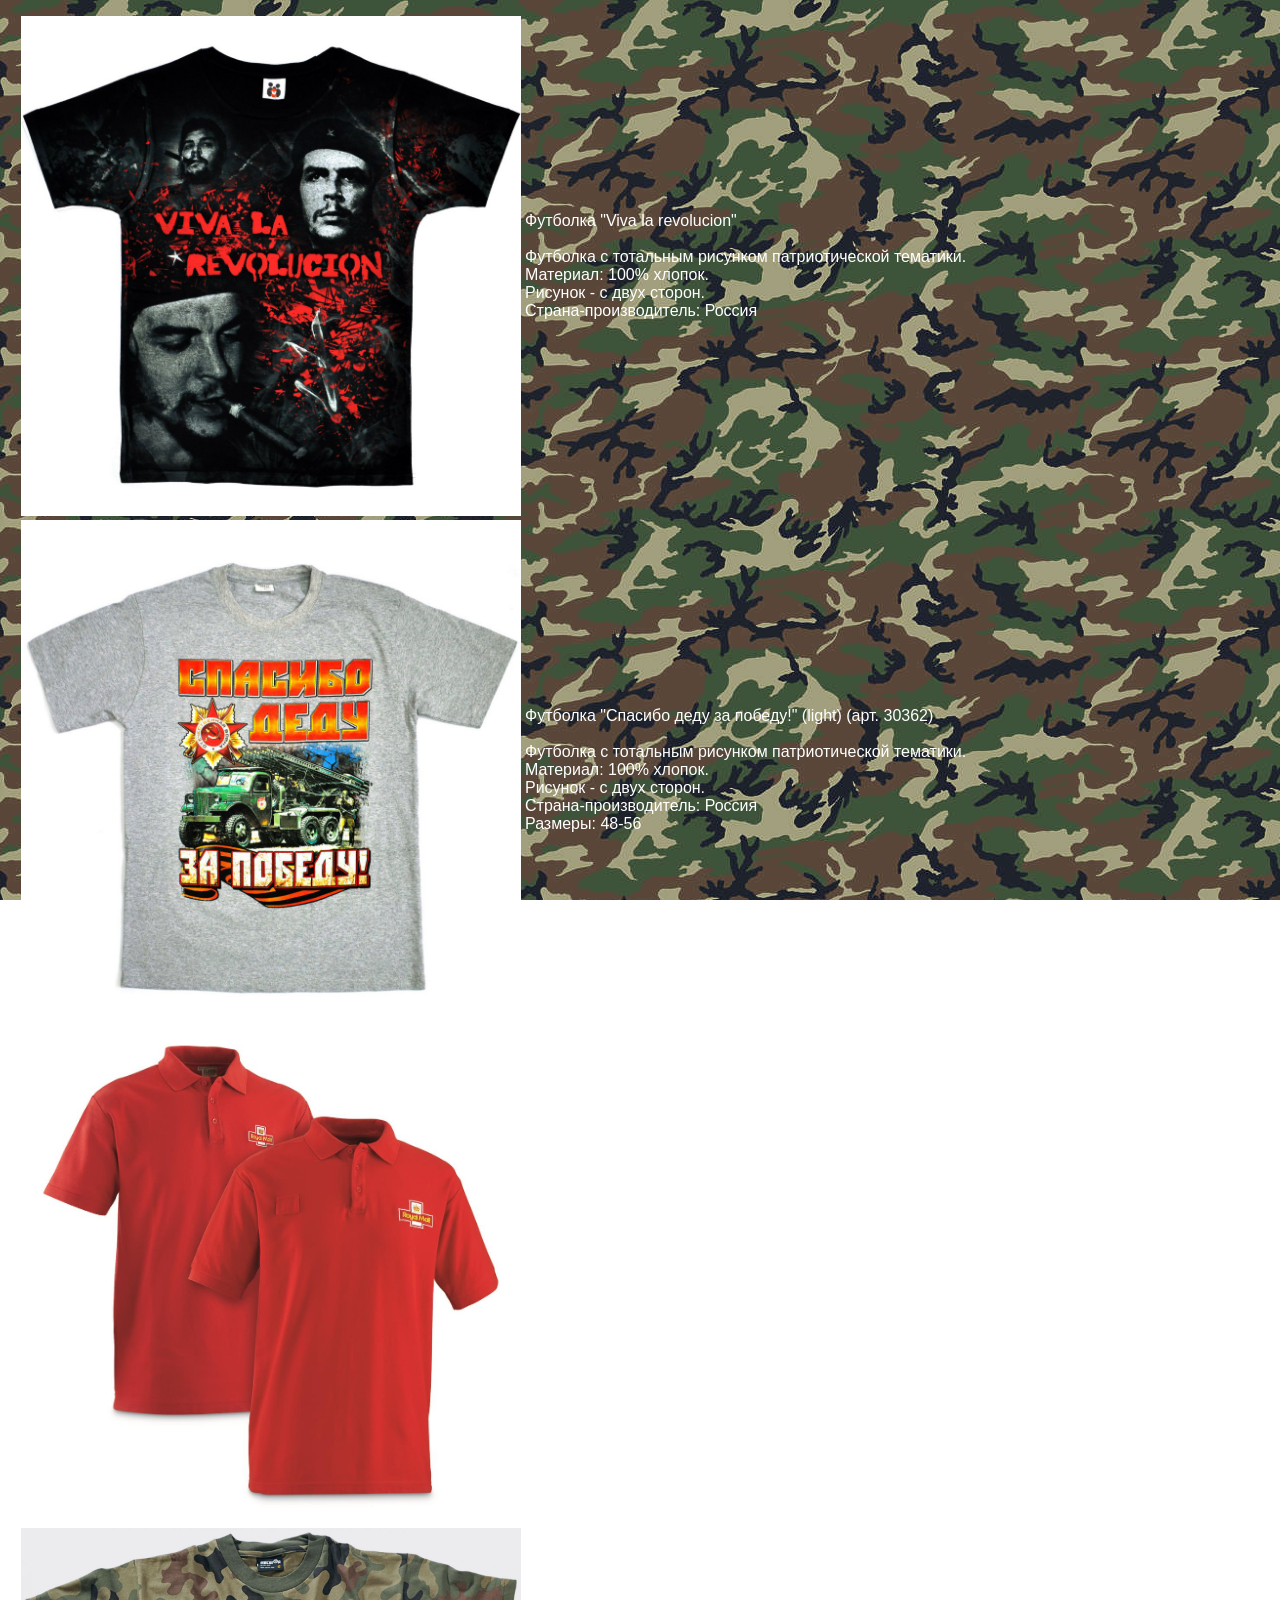
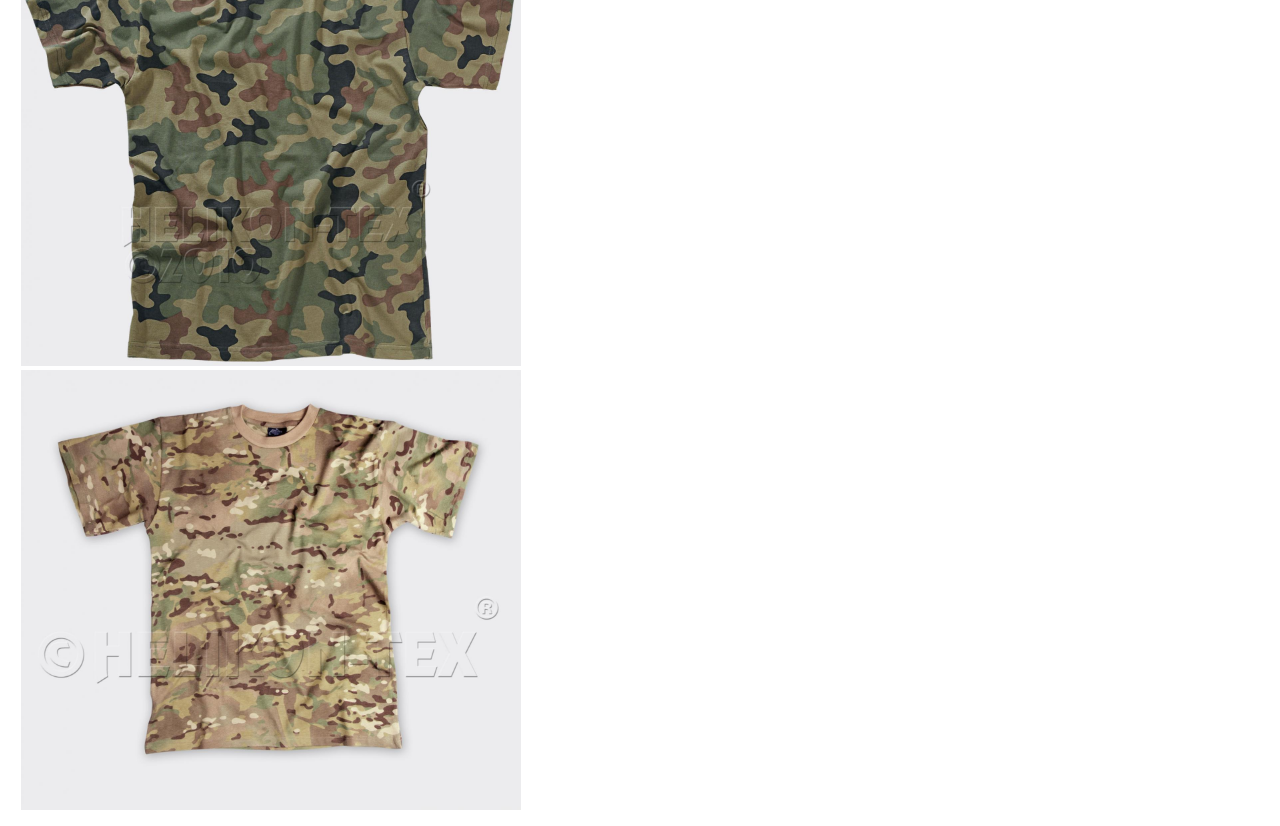
<file: srcs/requirements/bonus/website/tools/content_t_shirt.html>
<html>
    <head>
			<meta charset="UTF-8">
			<link href="style.css"  rel="stylesheet"  type="text/css"/>
        	<title>top</title>
    </head>
    <body class="all">
        <table class="content">
            <tr>
				<td widht="500"> 
					<a href="https://vk.com/photo-41462691_406682536" target="_blank"><img src="images/content/t_shirt/t_shirt_1.jpg" class="content"></a>
				</td>
				<td>
					Футболка "Viva la revolucion" <br><br>
Футболка с тотальным рисунком патриотической тематики.<br>
Материал: 100% хлопок.<br>
Рисунок - с двух сторон.<br>
Страна-производитель: Россия<br>
				</td>
            </tr>
            <tr>
				<td widht="500"> 
					<a href="https://vk.com/photo-41462691_406761892" target="_blank"><img src="images/content/t_shirt/t_shirt_2.jpg" class="content"></a>
				</td>
				<td>
					Футболка "Спасибо деду за победу!" (light) (арт. 30362)<br><br>
Футболка с тотальным рисунком патриотической тематики.<br>
Материал: 100% хлопок.<br>
Рисунок - с двух сторон.<br>
Страна-производитель: Россия<br>
Размеры: 48-56<br>
				</td>
            </tr>
            <tr>
				<td widht="500"> 
					<a href="https://vk.com/photo-41462691_456246041" target="_blank"><img src="images/content/t_shirt/t_shirt_3.jpg" class="content"></a>
				</td>
				<td>
					Футболка поло Royal Mail (б/у) (Лот 10)<br>
                    <br>
Форменное поло с коротким рукавом. Royal Mail. Англия.<br>
<br>
Простые в уходе, стойкие к износу материалы: 65% полиэстер, 35% хлопок.<br>
Цветное поло с эмблемой Royal Mail - элемент униформы сотрудников почты Великобритании.<br>
Поло имеет прямой крой, короткие рукава, отложной воротник и короткую застёжку с пуговицами.<br>
Форменное поло имеет нагрудную вышивку с национальной символикой, также элемент для размещения нагрудного значка.<br>
Цвет поло: красный.<br>
Яркое поло с символикой – вариант белья для повседневного ношения, для создания форменного стиля.<br>
<br>
В зависимости от партии и года производства отдельные элементы и фурнитура вещи могут быть усовершенствованы или заменены производителем на аналогичные по качеству.<br>
<br>
Данная вещь является бывшей в употреблении и прошла обработку в соответствии сан-эпид. нормами РФ. Она может отличаться от вещи на фотографии и иметь царапины, потёртости и прочие механические дефекты.<br>
				</td>
            </tr>
            <tr>
				<td widht="500"> 
					<a href="https://vk.com/photo-41462691_311900477" target="_blank"><img src="images/content/t_shirt/t_shirt_4.jpg" class="content"></a>
				</td>
				<td>
					Classic Army T-Shirt<br><br>
Материал : 100% Cotton, 165g/m2<br>
Размер: S-XXXL<br>
Вес: 170 гр<br>
				</td>
            </tr>
            <tr>
				<td widht="500"> 
					<a href="https://vk.com/photo-41462691_311901056" target="_blank"><img src="images/content/t_shirt/t_shirt_5.jpg" class="content"></a>
				</td>
				<td>
					Classic Army T-Shirt<br><br>
Материал : 100% Cotton, 165g/m2<br>
Размер: S-XXXL<br>
Вес: 170 гр<br>
				</td>
            </tr>
        </table>
    </body>
</html>
</file>
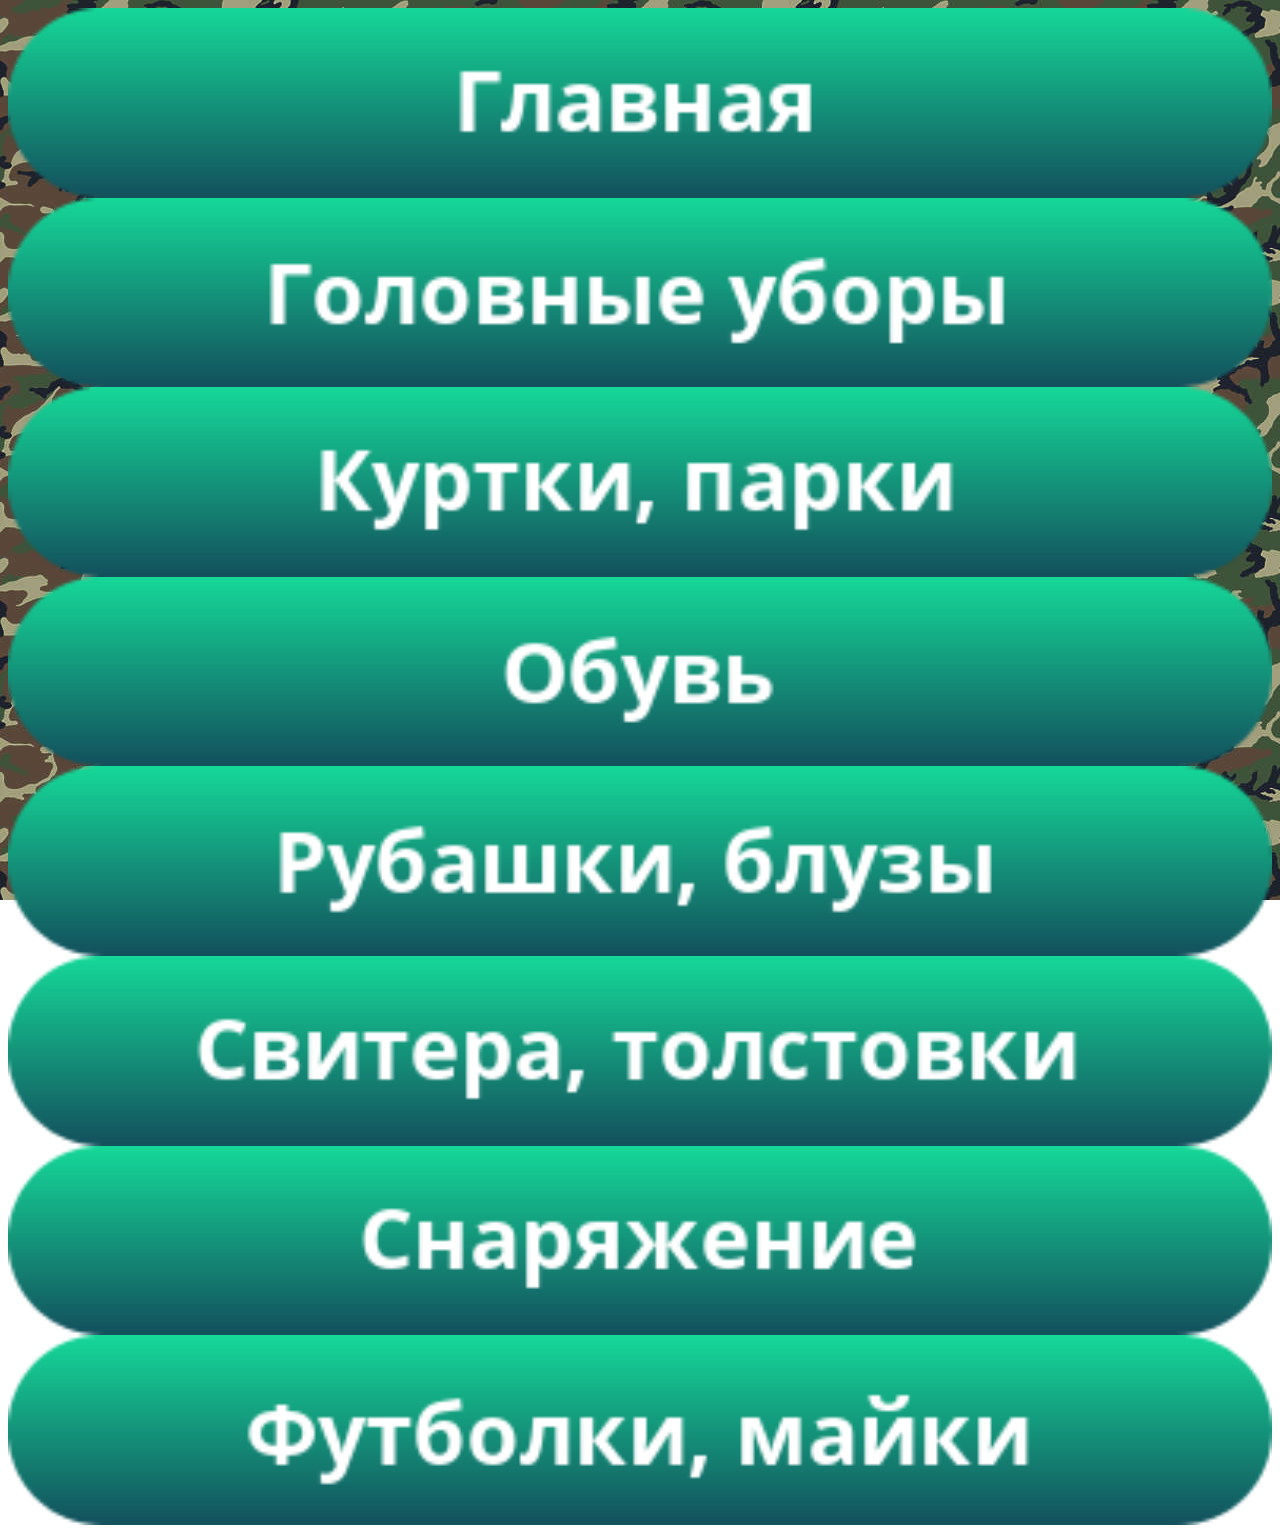
<file: srcs/requirements/bonus/website/tools/menu.html>
<html>
    <head>
        <meta charset="UTF-8">
        <link href="style.css"  rel="stylesheet"  type="text/css"/> 
        <title>menu</title>
    </head>
    <body class="all">
        <a href="content_main.html" target="content"> <img src="images/button/button_glavnaya.png" class="menu" onmouseover="this.src='images/button/merged/button_glavnaya.png'" onmouseout="this.src='images/button/button_glavnaya.png'"> </a><br>
        <a href="content_hat.html" target="content"> <img src="images/button/button_golovnye-ubory.png" class="menu" onmouseover="this.src='images/button/merged/button_golovnye-ubory.png'" onmouseout="this.src='images/button/button_golovnye-ubory.png'"> </a><br>
        <a href="content_jacket.html" target="content"> <img src="images/button/button_kurtki-parki.png" class="menu" onmouseover="this.src='images/button/merged/button_kurtki-parki.png'" onmouseout="this.src='images/button/button_kurtki-parki.png'"> </a><br>
        <a href="content_shoes.html" target="content"> <img src="images/button/button_obuv.png" class="menu" onmouseover="this.src='images/button/merged/button_obuv.png'" onmouseout="this.src='images/button/button_obuv.png'"> </a><br>
        <a href="content_shirt.html" target="content"> <img src="images/button/button_rubashki-bluzy.png" class="menu" onmouseover="this.src='images/button/merged/button_rubashki-bluzy.png'" onmouseout="this.src='images/button/button_rubashki-bluzy.png'"> </a><br>
        <a href="content_pullover.html" target="content"> <img src="images/button/button_svitera-tolstovki.png" class="menu" onmouseover="this.src='images/button/merged/button_svitera-tolstovki.png'" onmouseout="this.src='images/button/button_svitera-tolstovki.png'"> </a><br>
        <a href="content_equipment.html" target="content"> <img src="images/button/button_snaryazhenie.png" class="menu" onmouseover="this.src='images/button/merged/button_snaryazhenie.png'" onmouseout="this.src='images/button/button_snaryazhenie.png'"> </a><br>
        <a href="content_t_shirt.html" target="content"> <img src="images/button/button_futbolki-majki.png" class="menu" onmouseover="this.src='images/button/merged/button_futbolki-majki.png'" onmouseout="this.src='images/button/button_futbolki-majki.png'"> </a><br>
    </body>
</html>
</file>
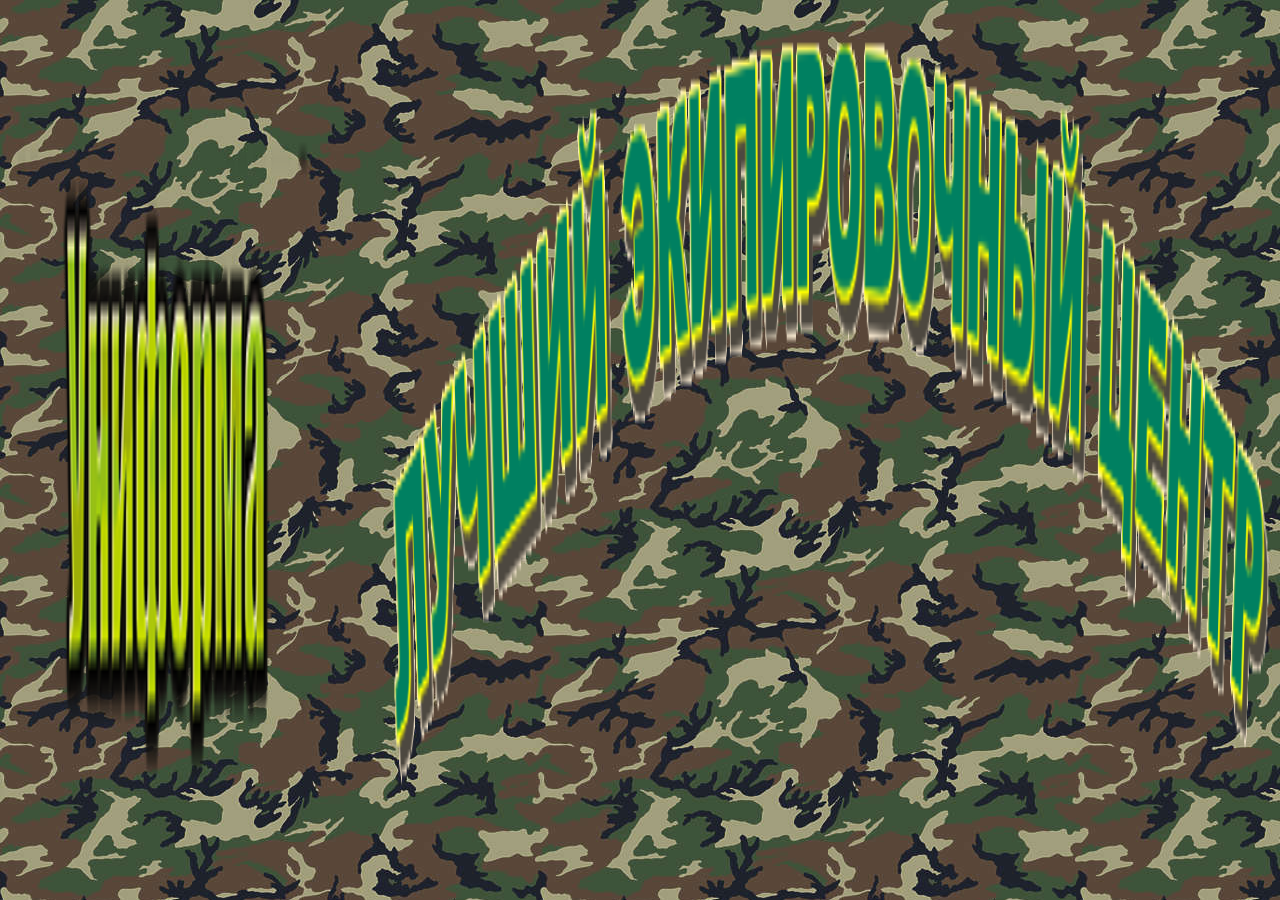
<file: srcs/requirements/bonus/website/tools/top.html>
<html>
    <head>
        <meta charset="UTF-8">
        <link href="style.css"  rel="stylesheet"  type="text/css"/> 
        <title>top</title>
    </head>
    <body class="all">
        <img src="images/logo/uniformlogo2.png" align="left" height="100%" width="25%">
        <img src="images/title.png" align="right" width="70%" height="100%">
    </body>
</html>
</file>
<file: srcs/requirements/bonus/website/tools/style.css>
body.all
{
   /* background-color:   #FFEFD5;*/
   background-image: url(images/background3.jpg);
   background-attachment: fixed;
   color: white;
}

body.bot
{
    /*background-image: url(images/background.jpg);*/
    background-color: seagreen;
    color: black;
}

p,h1,h3
{
    font-family: fantasy;
}

table.content
{
    border: 0px;
    width: 100%;
    margin: 5px;
    padding: 5px;
}

a
{
    color: yellow;
}
a:hover
{
    color: red;
}

img.menu
{
    width: 100%;
}
/*img.menu:hover
{
    width: 95%;
}*/
img.content
{
    width: 500px;
}

tr
{
    font-family: Arial, Helvetica, sans-serif;
    font-size: medium;
}
tr.info
{
    font-size: small;
}
</file>
